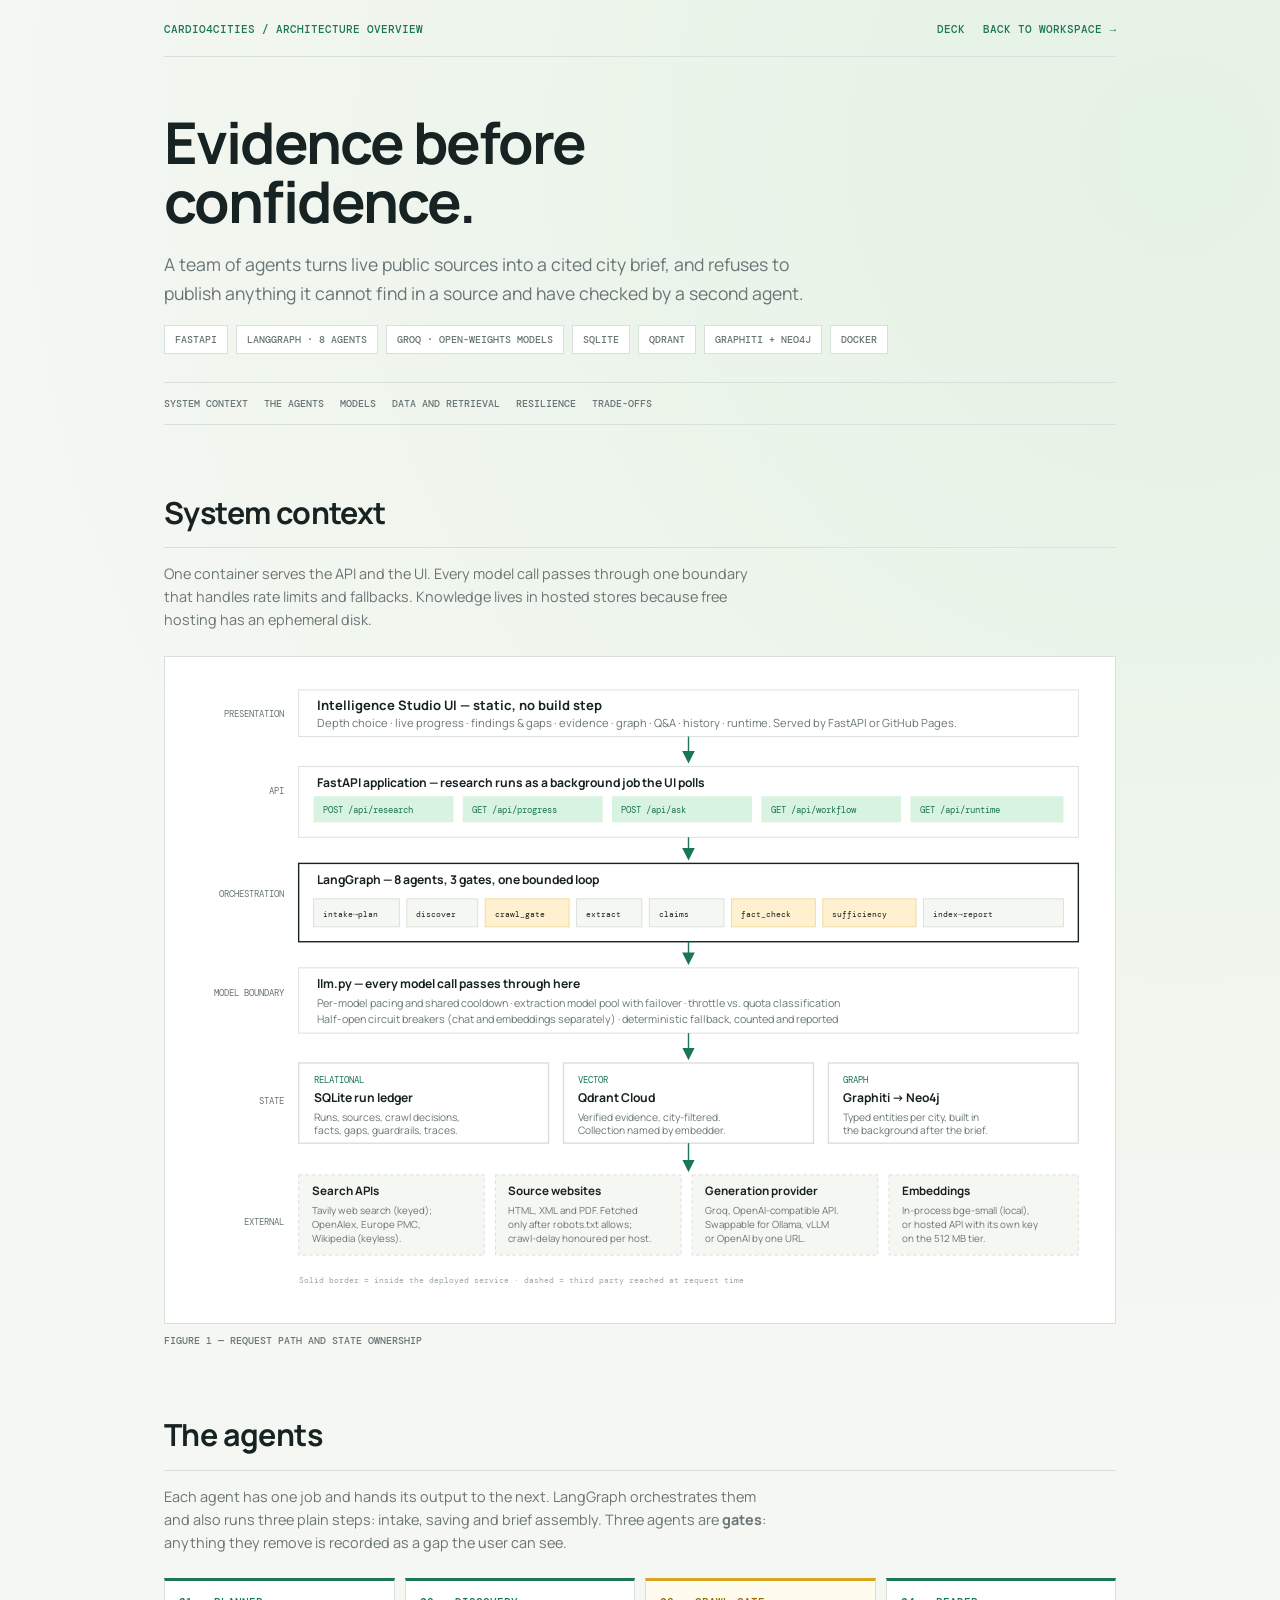
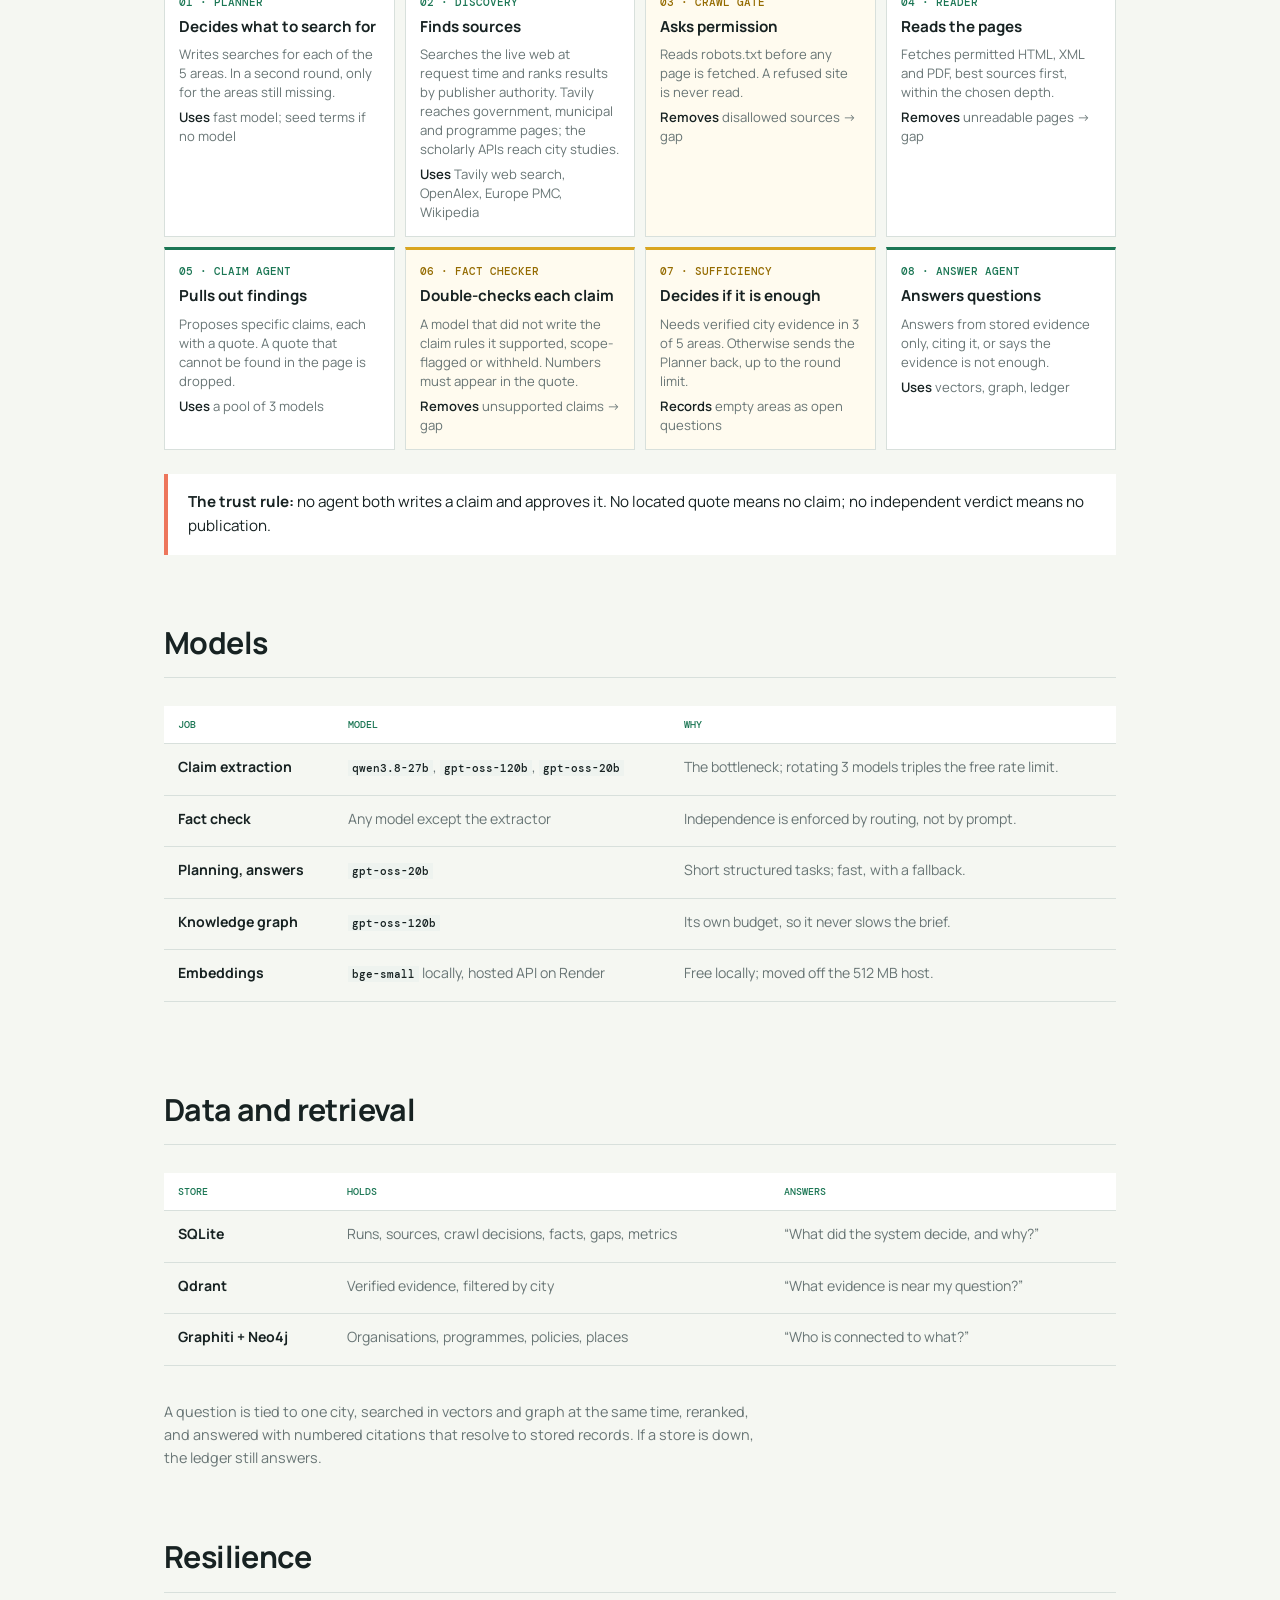
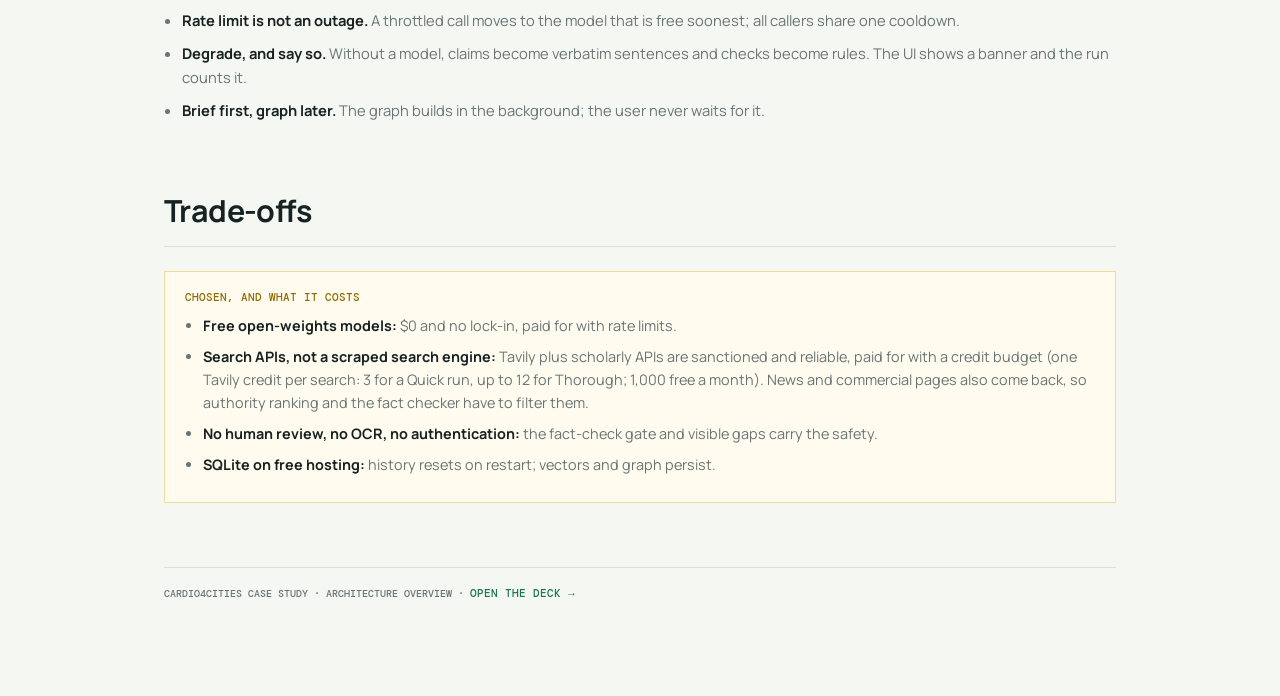
<file: frontend/architecture.html>
<!doctype html>
<html lang="en">
<head>
  <meta charset="utf-8" />
  <meta name="viewport" content="width=device-width, initial-scale=1" />
  <title>CARDIO4Cities Architecture Overview</title>
  <style>
    @import url('https://fonts.googleapis.com/css2?family=DM+Mono:wght@400;500&family=Manrope:wght@400;500;600;700;800&display=swap');

    :root {
      --ink: #172222;
      --muted: #687575;
      --line: #d8e0dc;
      --paper: #f5f7f2;
      --mint: #d8f3df;
      --green: #1b7654;
      --coral: #ed765c;
      --yellow: #f6d778;
    }

    * { box-sizing: border-box; }

    body {
      margin: 0;
      background: radial-gradient(circle at 92% 4%, #e4f2e4 0, transparent 30%), var(--paper);
      color: var(--ink);
      font-family: Manrope, system-ui, sans-serif;
      line-height: 1.6;
    }

    .page { max-width: 1080px; margin: 0 auto; padding: 22px 5vw 96px; }

    .masthead {
      display: flex;
      align-items: center;
      justify-content: space-between;
      gap: 16px;
      border-bottom: 1px solid var(--line);
      padding-bottom: 20px;
    }
    .masthead nav { display: flex; gap: 18px; }

    .eyebrow, .label, .mono { font: 500 11px 'DM Mono', monospace; letter-spacing: 0; text-transform: uppercase; }
    .eyebrow { color: var(--green); }
    .back { color: var(--green); text-decoration: none; font: 500 11px 'DM Mono', monospace; text-transform: uppercase; }
    .back:hover { color: var(--ink); }

    h1 {
      font-size: clamp(2.2rem, 5vw, 3.6rem);
      line-height: 1.02;
      letter-spacing: -2px;
      max-width: 16ch;
      margin: 56px 0 20px;
    }

    h2 {
      font-size: clamp(1.4rem, 2.4vw, 1.9rem);
      letter-spacing: -.6px;
      border-bottom: 1px solid var(--line);
      padding-bottom: 10px;
      margin: 64px 0 8px;
    }

    h3 { font-size: 1rem; margin: 0 0 6px; }

    .lede { color: var(--muted); font-size: 1.1rem; max-width: 60ch; margin: 0 0 18px; }
    .section-note { color: var(--muted); font-size: .9rem; max-width: 68ch; margin: 14px 0 24px; }
    p { margin: 0 0 14px; }

    .runline { display: flex; flex-wrap: wrap; gap: 8px; margin-bottom: 8px; }
    .runline span {
      border: 1px solid var(--line);
      background: #fff;
      padding: 7px 10px;
      font: 500 10px 'DM Mono', monospace;
      text-transform: uppercase;
      color: var(--muted);
    }

    .toc { display: flex; flex-wrap: wrap; gap: 6px 16px; margin: 28px 0 0; padding: 14px 0; border-top: 1px solid var(--line); border-bottom: 1px solid var(--line); }
    .toc a { color: var(--muted); text-decoration: none; font: 500 10px 'DM Mono', monospace; text-transform: uppercase; }
    .toc a:hover { color: var(--green); }

    figure { margin: 0 0 8px; }
    .figure-frame { border: 1px solid var(--line); background: #fff; padding: 18px; overflow-x: auto; }
    .figure-frame svg { display: block; width: 100%; min-width: 640px; height: auto; }
    figcaption { color: var(--muted); font: 500 10px 'DM Mono', monospace; text-transform: uppercase; margin-top: 10px; }

    .grid { display: grid; grid-template-columns: repeat(3, 1fr); gap: 12px; margin: 20px 0; }
    .grid-2 { grid-template-columns: repeat(2, 1fr); }
    .card { border: 1px solid var(--line); border-top: 3px solid var(--green); background: #fff; padding: 16px; }
    .card.warn { border-top-color: var(--coral); }
    .card .label { display: block; color: var(--green); margin-bottom: 10px; }
    .card.warn .label { color: var(--coral); }
    .card p { color: var(--muted); font-size: .88rem; line-height: 1.55; margin: 0; }
    .card p + p { margin-top: 10px; }

    table { width: 100%; border-collapse: collapse; margin: 20px 0; font-size: .88rem; }
    th, td { text-align: left; vertical-align: top; padding: 12px 14px; border-bottom: 1px solid var(--line); }
    th { font: 500 10px 'DM Mono', monospace; text-transform: uppercase; color: var(--green); background: #fff; }
    td strong { display: block; margin-bottom: 4px; color: var(--ink); }
    td { color: var(--muted); }
    td code, p code, li code { font: 500 .8em 'DM Mono', monospace; color: var(--ink); background: #eef3ef; padding: 1px 4px; }
    .table-wrap { overflow-x: auto; }

    .callout { border-left: 4px solid var(--coral); background: #fff; padding: 16px 20px; margin: 24px 0; font-size: .95rem; }
    .callout strong { color: var(--ink); }

    ol.steps { counter-reset: step; list-style: none; padding: 0; margin: 20px 0; }
    ol.steps li {
      counter-increment: step;
      position: relative;
      padding: 14px 0 14px 48px;
      min-height: 56px;
      border-bottom: 1px solid var(--line);
      font-size: .92rem;
      color: var(--muted);
    }
    ol.steps li::before {
      content: counter(step, decimal-leading-zero);
      position: absolute;
      left: 0;
      top: 12px;
      display: grid;
      place-items: center;
      width: 28px;
      height: 28px;
      background: var(--mint);
      color: var(--green);
      font: 500 11px 'DM Mono', monospace;
    }
    ol.steps li strong { color: var(--ink); }

    ul.plain { padding-left: 18px; margin: 16px 0; color: var(--muted); font-size: .92rem; }
    ul.plain li { margin-bottom: 10px; }
    ul.plain strong { color: var(--ink); }

    .stats { display: grid; grid-template-columns: repeat(4, 1fr); gap: 12px; margin: 20px 0; }
    .stat { background: #fff; border: 1px solid var(--line); padding: 14px 16px; }
    .stat b { display: block; font-size: 1.6rem; letter-spacing: -1px; line-height: 1.1; color: var(--ink); }
    .stat span { display: block; color: var(--muted); font-size: .8rem; line-height: 1.4; margin-top: 6px; }

    .honest { border: 1px solid #eedb9b; background: #fffbef; padding: 18px 20px; margin: 24px 0; }
    .honest .label { color: #946b00; display: block; margin-bottom: 10px; }
    .honest ul { padding-left: 18px; margin: 0; color: var(--muted); font-size: .9rem; }
    .honest li { margin-bottom: 8px; }
    .honest strong { color: var(--ink); }

    footer { border-top: 1px solid var(--line); margin-top: 64px; padding-top: 18px; color: var(--muted); font: 500 10px 'DM Mono', monospace; text-transform: uppercase; }

    @media (max-width: 760px) {
      .grid, .grid-2 { grid-template-columns: 1fr; }
      .stats { grid-template-columns: repeat(2, 1fr); }
      .masthead { align-items: flex-start; flex-direction: column; gap: 10px; }
      h1 { margin-top: 36px; }
    }
    .agents { display: grid; grid-template-columns: repeat(4, 1fr); gap: 10px; margin: 20px 0 8px; }
    .agent { border: 1px solid var(--line); border-top: 3px solid var(--green); background: #fff; padding: 14px; }
    .agent.gate { border-top-color: #d9a520; background: #fffbef; }
    .agent .label { display: block; color: var(--green); margin-bottom: 6px; }
    .agent.gate .label { color: #946b00; }
    .agent h3 { font-size: .95rem; margin: 0 0 6px; }
    .agent p { color: var(--muted); font-size: .82rem; line-height: 1.45; margin: 0; }
    .agent p + p { margin-top: 6px; }
    .agent p b { color: var(--ink); font-weight: 600; }
    @media (max-width: 900px) { .agents { grid-template-columns: repeat(2, 1fr); } }
    @media (max-width: 520px) { .agents { grid-template-columns: 1fr; } }
  </style>
</head>
<body>
<main class="page">

  <header class="masthead">
    <span class="eyebrow">CARDIO4Cities / architecture overview</span>
    <nav>
      <a class="back" href="presentation.html">Deck</a>
      <a class="back" href="index.html">Back to workspace &rarr;</a>
    </nav>
  </header>

  <h1>Evidence before confidence.</h1>
  <p class="lede">A team of agents turns live public sources into a cited city brief, and refuses to publish anything it cannot find in a source and have checked by a second agent.</p>
  <div class="runline">
    <span>FastAPI</span><span>LangGraph &middot; 8 agents</span><span>Groq &middot; open-weights models</span><span>SQLite</span><span>Qdrant</span><span>Graphiti + Neo4j</span><span>Docker</span>
  </div>

  <nav class="toc" aria-label="Sections">
    <a href="#context">System context</a>
    <a href="#agents">The agents</a>
    <a href="#models">Models</a>
    <a href="#data">Data and retrieval</a>
    <a href="#resilience">Resilience</a>
    <a href="#tradeoffs">Trade-offs</a>
  </nav>

  <h2 id="context">System context</h2>
  <p class="section-note">One container serves the API and the UI. Every model call passes through one boundary that handles rate limits and fallbacks. Knowledge lives in hosted stores because free hosting has an ephemeral disk.</p>

  <figure>
    <div class="figure-frame">
      <svg viewBox="0 0 980 676" role="img" aria-label="Layered system diagram: browser UI, FastAPI endpoints, LangGraph orchestration, model boundary, three datastores, and external services.">
        <defs>
          <marker id="arw" markerWidth="9" markerHeight="9" refX="7" refY="4.5" orient="auto">
            <path d="M0 0 L9 4.5 L0 9 z" fill="#1b7654" />
          </marker>
        </defs>
        <g font-family="'DM Mono', monospace" font-size="10" fill="#687575" text-anchor="end">
          <text x="108" y="45">PRESENTATION</text>
          <text x="108" y="128">API</text>
          <text x="108" y="238">ORCHESTRATION</text>
          <text x="108" y="344">MODEL BOUNDARY</text>
          <text x="108" y="460">STATE</text>
          <text x="108" y="590">EXTERNAL</text>
        </g>

        <!-- Presentation -->
        <rect x="124" y="16" width="836" height="50" fill="#ffffff" stroke="#d8e0dc" />
        <text x="144" y="38" font-family="Manrope, sans-serif" font-size="14" font-weight="700" fill="#172222">Intelligence Studio UI &mdash; static, no build step</text>
        <text x="144" y="56" font-family="Manrope, sans-serif" font-size="12" fill="#687575">Depth choice &middot; live progress &middot; findings &amp; gaps &middot; evidence &middot; graph &middot; Q&amp;A &middot; history &middot; runtime. Served by FastAPI or GitHub Pages.</text>

        <line x1="542" y1="66" x2="542" y2="92" stroke="#1b7654" stroke-width="1.5" marker-end="url(#arw)" />

        <!-- API -->
        <rect x="124" y="98" width="836" height="76" fill="#ffffff" stroke="#d8e0dc" />
        <text x="144" y="120" font-family="Manrope, sans-serif" font-size="13" font-weight="700" fill="#172222">FastAPI application &mdash; research runs as a background job the UI polls</text>
        <g font-family="'DM Mono', monospace" font-size="9.5" fill="#1b7654">
          <rect x="140" y="130" width="150" height="28" fill="#d8f3df" />
          <text x="150" y="148">POST /api/research</text>
          <rect x="300" y="130" width="150" height="28" fill="#d8f3df" />
          <text x="310" y="148">GET /api/progress</text>
          <rect x="460" y="130" width="150" height="28" fill="#d8f3df" />
          <text x="470" y="148">POST /api/ask</text>
          <rect x="620" y="130" width="150" height="28" fill="#d8f3df" />
          <text x="630" y="148">GET /api/workflow</text>
          <rect x="780" y="130" width="164" height="28" fill="#d8f3df" />
          <text x="790" y="148">GET /api/runtime</text>
        </g>

        <line x1="542" y1="174" x2="542" y2="196" stroke="#1b7654" stroke-width="1.5" marker-end="url(#arw)" />

        <!-- Orchestration -->
        <rect x="124" y="202" width="836" height="84" fill="#ffffff" stroke="#172222" stroke-width="1.5" />
        <text x="144" y="224" font-family="Manrope, sans-serif" font-size="13" font-weight="700" fill="#172222">LangGraph &mdash; 8 agents, 3 gates, one bounded loop</text>
        <g font-family="'DM Mono', monospace" font-size="9" fill="#172222">
          <rect x="140" y="240" width="92" height="30" fill="#f5f7f2" stroke="#d8e0dc" />
          <text x="150" y="259">intake&rarr;plan</text>
          <rect x="240" y="240" width="76" height="30" fill="#f5f7f2" stroke="#d8e0dc" />
          <text x="250" y="259">discover</text>
          <rect x="324" y="240" width="90" height="30" fill="#fff0d0" stroke="#eedb9b" />
          <text x="334" y="259">crawl_gate</text>
          <rect x="422" y="240" width="70" height="30" fill="#f5f7f2" stroke="#d8e0dc" />
          <text x="432" y="259">extract</text>
          <rect x="500" y="240" width="80" height="30" fill="#f5f7f2" stroke="#d8e0dc" />
          <text x="510" y="259">claims</text>
          <rect x="588" y="240" width="90" height="30" fill="#fff0d0" stroke="#eedb9b" />
          <text x="598" y="259">fact_check</text>
          <rect x="686" y="240" width="100" height="30" fill="#fff0d0" stroke="#eedb9b" />
          <text x="696" y="259">sufficiency</text>
          <rect x="794" y="240" width="150" height="30" fill="#f5f7f2" stroke="#d8e0dc" />
          <text x="804" y="259">index&rarr;report</text>
        </g>

        <line x1="542" y1="286" x2="542" y2="308" stroke="#1b7654" stroke-width="1.5" marker-end="url(#arw)" />

        <!-- Model boundary -->
        <rect x="124" y="314" width="836" height="70" fill="#ffffff" stroke="#d8e0dc" />
        <text x="144" y="336" font-family="Manrope, sans-serif" font-size="13" font-weight="700" fill="#172222">llm.py &mdash; every model call passes through here</text>
        <text x="144" y="356" font-family="Manrope, sans-serif" font-size="11.5" fill="#687575">Per-model pacing and shared cooldown &middot; extraction model pool with failover &middot; throttle vs. quota classification</text>
        <text x="144" y="373" font-family="Manrope, sans-serif" font-size="11.5" fill="#687575">Half-open circuit breakers (chat and embeddings separately) &middot; deterministic fallback, counted and reported</text>

        <line x1="542" y1="384" x2="542" y2="410" stroke="#1b7654" stroke-width="1.5" marker-end="url(#arw)" />

        <!-- State -->
        <g>
          <rect x="124" y="416" width="268" height="86" fill="#ffffff" stroke="#d8e0dc" stroke-width="1.5" />
          <text x="140" y="438" font-family="'DM Mono', monospace" font-size="9.5" fill="#1b7654">RELATIONAL</text>
          <text x="140" y="458" font-family="Manrope, sans-serif" font-size="13" font-weight="700" fill="#172222">SQLite run ledger</text>
          <text x="140" y="478" font-family="Manrope, sans-serif" font-size="11" fill="#687575">Runs, sources, crawl decisions,</text>
          <text x="140" y="492" font-family="Manrope, sans-serif" font-size="11" fill="#687575">facts, gaps, guardrails, traces.</text>

          <rect x="408" y="416" width="268" height="86" fill="#ffffff" stroke="#d8e0dc" stroke-width="1.5" />
          <text x="424" y="438" font-family="'DM Mono', monospace" font-size="9.5" fill="#1b7654">VECTOR</text>
          <text x="424" y="458" font-family="Manrope, sans-serif" font-size="13" font-weight="700" fill="#172222">Qdrant Cloud</text>
          <text x="424" y="478" font-family="Manrope, sans-serif" font-size="11" fill="#687575">Verified evidence, city-filtered.</text>
          <text x="424" y="492" font-family="Manrope, sans-serif" font-size="11" fill="#687575">Collection named by embedder.</text>

          <rect x="692" y="416" width="268" height="86" fill="#ffffff" stroke="#d8e0dc" stroke-width="1.5" />
          <text x="708" y="438" font-family="'DM Mono', monospace" font-size="9.5" fill="#1b7654">GRAPH</text>
          <text x="708" y="458" font-family="Manrope, sans-serif" font-size="13" font-weight="700" fill="#172222">Graphiti &rarr; Neo4j</text>
          <text x="708" y="478" font-family="Manrope, sans-serif" font-size="11" fill="#687575">Typed entities per city, built in</text>
          <text x="708" y="492" font-family="Manrope, sans-serif" font-size="11" fill="#687575">the background after the brief.</text>
        </g>

        <line x1="542" y1="502" x2="542" y2="530" stroke="#1b7654" stroke-width="1.5" marker-end="url(#arw)" />

        <!-- External -->
        <g>
          <rect x="124" y="536" width="199" height="86" fill="#f5f7f2" stroke="#d8e0dc" stroke-dasharray="4 3" />
          <text x="138" y="558" font-family="Manrope, sans-serif" font-size="12.5" font-weight="700" fill="#172222">Search APIs</text>
          <text x="138" y="578" font-family="Manrope, sans-serif" font-size="10.5" fill="#687575">Tavily web search (keyed);</text>
          <text x="138" y="593" font-family="Manrope, sans-serif" font-size="10.5" fill="#687575">OpenAlex, Europe PMC,</text>
          <text x="138" y="608" font-family="Manrope, sans-serif" font-size="10.5" fill="#687575">Wikipedia (keyless).</text>

          <rect x="335" y="536" width="199" height="86" fill="#f5f7f2" stroke="#d8e0dc" stroke-dasharray="4 3" />
          <text x="349" y="558" font-family="Manrope, sans-serif" font-size="12.5" font-weight="700" fill="#172222">Source websites</text>
          <text x="349" y="578" font-family="Manrope, sans-serif" font-size="10.5" fill="#687575">HTML, XML and PDF. Fetched</text>
          <text x="349" y="593" font-family="Manrope, sans-serif" font-size="10.5" fill="#687575">only after robots.txt allows;</text>
          <text x="349" y="608" font-family="Manrope, sans-serif" font-size="10.5" fill="#687575">crawl-delay honoured per host.</text>

          <rect x="546" y="536" width="199" height="86" fill="#f5f7f2" stroke="#d8e0dc" stroke-dasharray="4 3" />
          <text x="560" y="558" font-family="Manrope, sans-serif" font-size="12.5" font-weight="700" fill="#172222">Generation provider</text>
          <text x="560" y="578" font-family="Manrope, sans-serif" font-size="10.5" fill="#687575">Groq, OpenAI-compatible API.</text>
          <text x="560" y="593" font-family="Manrope, sans-serif" font-size="10.5" fill="#687575">Swappable for Ollama, vLLM</text>
          <text x="560" y="608" font-family="Manrope, sans-serif" font-size="10.5" fill="#687575">or OpenAI by one URL.</text>

          <rect x="757" y="536" width="203" height="86" fill="#f5f7f2" stroke="#d8e0dc" stroke-dasharray="4 3" />
          <text x="771" y="558" font-family="Manrope, sans-serif" font-size="12.5" font-weight="700" fill="#172222">Embeddings</text>
          <text x="771" y="578" font-family="Manrope, sans-serif" font-size="10.5" fill="#687575">In-process bge-small (local),</text>
          <text x="771" y="593" font-family="Manrope, sans-serif" font-size="10.5" fill="#687575">or hosted API with its own key</text>
          <text x="771" y="608" font-family="Manrope, sans-serif" font-size="10.5" fill="#687575">on the 512 MB tier.</text>
        </g>

        <text x="124" y="652" font-family="'DM Mono', monospace" font-size="9" fill="#9aa6a1">Solid border = inside the deployed service &middot; dashed = third party reached at request time</text>
      </svg>
    </div>
    <figcaption>Figure 1 &mdash; Request path and state ownership</figcaption>
  </figure>

  <h2 id="agents">The agents</h2>
  <p class="section-note">Each agent has one job and hands its output to the next. LangGraph orchestrates them and also runs three plain steps: intake, saving and brief assembly. Three agents are <strong>gates</strong>: anything they remove is recorded as a gap the user can see.</p>

  <div class="agents">
    <div class="agent">
      <span class="label">01 &middot; Planner</span>
      <h3>Decides what to search for</h3>
      <p>Writes searches for each of the 5 areas. In a second round, only for the areas still missing.</p>
      <p><b>Uses</b> fast model; seed terms if no model</p>
    </div>
    <div class="agent">
      <span class="label">02 &middot; Discovery</span>
      <h3>Finds sources</h3>
      <p>Searches the live web at request time and ranks results by publisher authority. Tavily reaches government, municipal and programme pages; the scholarly APIs reach city studies.</p>
      <p><b>Uses</b> Tavily web search, OpenAlex, Europe PMC, Wikipedia</p>
    </div>
    <div class="agent gate">
      <span class="label">03 &middot; Crawl gate</span>
      <h3>Asks permission</h3>
      <p>Reads robots.txt before any page is fetched. A refused site is never read.</p>
      <p><b>Removes</b> disallowed sources &rarr; gap</p>
    </div>
    <div class="agent">
      <span class="label">04 &middot; Reader</span>
      <h3>Reads the pages</h3>
      <p>Fetches permitted HTML, XML and PDF, best sources first, within the chosen depth.</p>
      <p><b>Removes</b> unreadable pages &rarr; gap</p>
    </div>
    <div class="agent">
      <span class="label">05 &middot; Claim agent</span>
      <h3>Pulls out findings</h3>
      <p>Proposes specific claims, each with a quote. A quote that cannot be found in the page is dropped.</p>
      <p><b>Uses</b> a pool of 3 models</p>
    </div>
    <div class="agent gate">
      <span class="label">06 &middot; Fact checker</span>
      <h3>Double-checks each claim</h3>
      <p>A model that did not write the claim rules it supported, scope-flagged or withheld. Numbers must appear in the quote.</p>
      <p><b>Removes</b> unsupported claims &rarr; gap</p>
    </div>
    <div class="agent gate">
      <span class="label">07 &middot; Sufficiency</span>
      <h3>Decides if it is enough</h3>
      <p>Needs verified city evidence in 3 of 5 areas. Otherwise sends the Planner back, up to the round limit.</p>
      <p><b>Records</b> empty areas as open questions</p>
    </div>
    <div class="agent">
      <span class="label">08 &middot; Answer agent</span>
      <h3>Answers questions</h3>
      <p>Answers from stored evidence only, citing it, or says the evidence is not enough.</p>
      <p><b>Uses</b> vectors, graph, ledger</p>
    </div>
  </div>

  <div class="callout">
    <strong>The trust rule:</strong> no agent both writes a claim and approves it. No located quote means no claim; no independent verdict means no publication.
  </div>

  <h2 id="models">Models</h2>
  <div class="table-wrap">
    <table>
      <thead><tr><th>Job</th><th>Model</th><th>Why</th></tr></thead>
      <tbody>
        <tr><td><strong>Claim extraction</strong></td><td><code>qwen3.8-27b</code>, <code>gpt-oss-120b</code>, <code>gpt-oss-20b</code></td><td>The bottleneck; rotating 3 models triples the free rate limit.</td></tr>
        <tr><td><strong>Fact check</strong></td><td>Any model except the extractor</td><td>Independence is enforced by routing, not by prompt.</td></tr>
        <tr><td><strong>Planning, answers</strong></td><td><code>gpt-oss-20b</code></td><td>Short structured tasks; fast, with a fallback.</td></tr>
        <tr><td><strong>Knowledge graph</strong></td><td><code>gpt-oss-120b</code></td><td>Its own budget, so it never slows the brief.</td></tr>
        <tr><td><strong>Embeddings</strong></td><td><code>bge-small</code> locally, hosted API on Render</td><td>Free locally; moved off the 512 MB host.</td></tr>
      </tbody>
    </table>
  </div>

  <h2 id="data">Data and retrieval</h2>
  <div class="table-wrap">
    <table>
      <thead><tr><th>Store</th><th>Holds</th><th>Answers</th></tr></thead>
      <tbody>
        <tr><td><strong>SQLite</strong></td><td>Runs, sources, crawl decisions, facts, gaps, metrics</td><td>&ldquo;What did the system decide, and why?&rdquo;</td></tr>
        <tr><td><strong>Qdrant</strong></td><td>Verified evidence, filtered by city</td><td>&ldquo;What evidence is near my question?&rdquo;</td></tr>
        <tr><td><strong>Graphiti + Neo4j</strong></td><td>Organisations, programmes, policies, places</td><td>&ldquo;Who is connected to what?&rdquo;</td></tr>
      </tbody>
    </table>
  </div>
  <p class="section-note">A question is tied to one city, searched in vectors and graph at the same time, reranked, and answered with numbered citations that resolve to stored records. If a store is down, the ledger still answers.</p>

  <h2 id="resilience">Resilience</h2>
  <ul class="plain">
    <li><strong>Rate limit is not an outage.</strong> A throttled call moves to the model that is free soonest; all callers share one cooldown.</li>
    <li><strong>Degrade, and say so.</strong> Without a model, claims become verbatim sentences and checks become rules. The UI shows a banner and the run counts it.</li>
    <li><strong>Brief first, graph later.</strong> The graph builds in the background; the user never waits for it.</li>
  </ul>

  <h2 id="tradeoffs">Trade-offs</h2>
  <div class="honest">
    <span class="label">Chosen, and what it costs</span>
    <ul>
      <li><strong>Free open-weights models:</strong> $0 and no lock-in, paid for with rate limits.</li>
      <li><strong>Search APIs, not a scraped search engine:</strong> Tavily plus scholarly APIs are sanctioned and reliable, paid for with a credit budget (one Tavily credit per search: 3 for a Quick run, up to 12 for Thorough; 1,000 free a month). News and commercial pages also come back, so authority ranking and the fact checker have to filter them.</li>
      <li><strong>No human review, no OCR, no authentication:</strong> the fact-check gate and visible gaps carry the safety.</li>
      <li><strong>SQLite on free hosting:</strong> history resets on restart; vectors and graph persist.</li>
    </ul>
  </div>

  <footer>CARDIO4Cities case study &middot; architecture overview &middot; <a class="back" href="presentation.html">Open the deck &rarr;</a></footer>

</main>
</body>
</html>
</file>
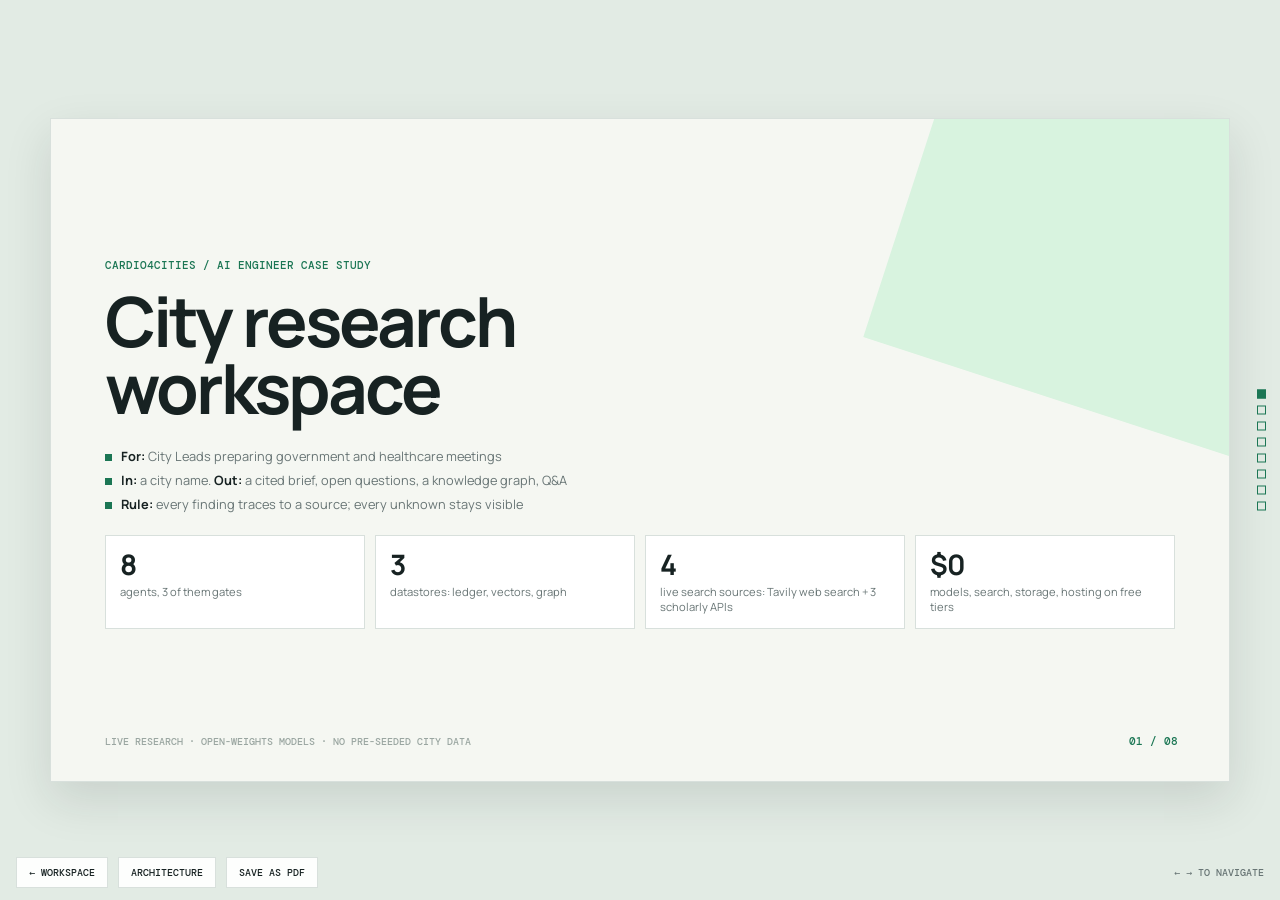
<file: frontend/presentation.html>
<!doctype html>
<html lang="en">
<head>
  <meta charset="utf-8" />
  <meta name="viewport" content="width=device-width, initial-scale=1" />
  <title>CARDIO4Cities Demonstration Deck</title>
  <style>
    @import url('https://fonts.googleapis.com/css2?family=DM+Mono:wght@400;500&family=Manrope:wght@400;500;600;700;800&display=swap');

    :root {
      --ink: #172222;
      --muted: #687575;
      --line: #d8e0dc;
      --paper: #f5f7f2;
      --mint: #d8f3df;
      --green: #1b7654;
      --coral: #ed765c;
      --yellow: #f6d778;
    }

    * { box-sizing: border-box; }

    html { scroll-behavior: smooth; }

    body {
      margin: 0;
      background: #e2ebe4;
      color: var(--ink);
      font-family: Manrope, system-ui, sans-serif;
      -webkit-font-smoothing: antialiased;
    }

    .deck {
      height: 100vh;
      overflow-y: auto;
      scroll-snap-type: y mandatory;
    }

    .slide {
      scroll-snap-align: center;
      scroll-snap-stop: always;
      min-height: 100vh;
      display: flex;
      align-items: center;
      justify-content: center;
      padding: 3vh 3vw;
    }

    .canvas {
      position: relative;
      width: min(1180px, 100%);
      /* No explicit min-height: an aspect-ratio box then grows to fit dense content instead of clipping it. */
      aspect-ratio: 16 / 9;
      background: var(--paper);
      border: 1px solid var(--line);
      box-shadow: 0 18px 44px rgba(23, 34, 34, .12);
      padding: clamp(28px, 4vw, 56px) clamp(28px, 4.2vw, 62px) clamp(48px, 5vw, 70px);
      display: flex;
      flex-direction: column;
      justify-content: center;
      overflow: clip;
      min-height: fit-content;
    }

    .canvas::after {
      content: '';
      position: absolute;
      right: -8%;
      top: -24%;
      width: 34%;
      height: 68%;
      background: var(--mint);
      transform: rotate(18deg);
      z-index: 0;
    }

    .content { position: relative; z-index: 1; width: 100%; }

    .eyebrow {
      display: block;
      font: 500 11px 'DM Mono', monospace;
      text-transform: uppercase;
      color: var(--green);
      margin-bottom: clamp(12px, 1.8vh, 22px);
    }

    h1 {
      font-size: clamp(2.4rem, 5.4vw, 5rem);
      line-height: .96;
      letter-spacing: -3px;
      max-width: 15ch;
      margin: 0 0 24px;
    }

    h2 {
      font-size: clamp(1.6rem, 3vw, 2.8rem);
      line-height: 1.02;
      letter-spacing: -1.4px;
      max-width: 24ch;
      margin: 0 0 16px;
    }

    p {
      font-size: clamp(.92rem, 1.1vw, 1.15rem);
      line-height: 1.5;
      color: var(--muted);
      max-width: 66ch;
      margin: 0 0 12px;
    }

    p strong { color: var(--ink); font-weight: 700; }
    code { font: 500 .86em 'DM Mono', monospace; color: var(--ink); background: #e9f0eb; padding: 0 4px; }

    .slide-no {
      position: absolute;
      right: clamp(24px, 4vw, 58px);
      bottom: clamp(18px, 2.6vw, 34px);
      z-index: 2;
      font: 500 11px 'DM Mono', monospace;
      color: var(--green);
    }

    .footnote {
      position: absolute;
      left: clamp(28px, 4.2vw, 62px);
      bottom: clamp(18px, 2.6vw, 34px);
      z-index: 2;
      font: 500 10px 'DM Mono', monospace;
      text-transform: uppercase;
      color: #9aa6a1;
    }

    .grid { display: grid; gap: 10px; margin-top: clamp(12px, 2vh, 24px); }
    .g2 { grid-template-columns: repeat(2, 1fr); }
    .g3 { grid-template-columns: repeat(3, 1fr); }
    .g4 { grid-template-columns: repeat(4, 1fr); }
    .g5 { grid-template-columns: repeat(5, 1fr); }

    .card {
      background: #fff;
      border: 1px solid var(--line);
      border-top: 3px solid var(--green);
      padding: clamp(10px, 1.2vw, 16px);
    }
    .card b {
      display: block;
      font: 500 10px 'DM Mono', monospace;
      text-transform: uppercase;
      color: var(--green);
      margin-bottom: 8px;
    }
    .card strong { display: block; font-size: clamp(.86rem, 1vw, 1.02rem); line-height: 1.25; margin-bottom: 5px; }
    .card span { display: block; color: var(--muted); font-size: clamp(.72rem, .82vw, .86rem); line-height: 1.45; }
    .card em { font-style: normal; color: var(--green); font-weight: 700; }

    .card.warn { border-top-color: var(--coral); }
    .card.warn b { color: var(--coral); }

    .quote {
      border-left: 5px solid var(--coral);
      background: #fff;
      padding: clamp(12px, 1.4vw, 20px) clamp(16px, 1.8vw, 24px);
      max-width: 62ch;
      font-size: clamp(.98rem, 1.3vw, 1.3rem);
      line-height: 1.35;
      font-weight: 600;
      margin: clamp(12px, 1.8vh, 22px) 0 0;
    }

    .flow { display: flex; align-items: center; flex-wrap: wrap; gap: 6px; margin-top: clamp(12px, 2vh, 24px); }
    .flow span {
      background: var(--mint);
      color: var(--ink);
      padding: 9px 12px;
      font-weight: 700;
      font-size: clamp(.74rem, .88vw, .95rem);
    }
    /* A border keeps pills visible where they sit over the mint corner shape. */
    .flow span { border: 1px solid #b9dfc4; }
    .flow span.gate { background: #fff8e4; border: 1px solid #eedb9b; }
    .flow i { color: var(--coral); font-style: normal; font-weight: 700; }

    .loop {
      margin-top: 8px;
      font: 500 11px 'DM Mono', monospace;
      color: var(--green);
      text-transform: uppercase;
    }

    figure { margin: clamp(10px, 1.6vh, 20px) 0 0; }
    figure svg { display: block; width: 100%; height: auto; }

    ul.beats { list-style: none; padding: 0; margin: clamp(12px, 2vh, 24px) 0 0; }
    ul.beats li {
      display: grid;
      grid-template-columns: 26px 1fr;
      gap: 14px;
      align-items: baseline;
      padding: 9px 0;
      border-bottom: 1px solid var(--line);
      font-size: clamp(.84rem, .98vw, 1.02rem);
      color: var(--muted);
      max-width: 82ch;
    }
    ul.beats li b { font: 500 10px 'DM Mono', monospace; color: var(--green); }
    ul.beats li strong { color: var(--ink); }

    table.dt { width: 100%; border-collapse: collapse; margin-top: clamp(10px, 1.6vh, 20px); background: #fff; border: 1px solid var(--line); }
    table.dt th, table.dt td { text-align: left; vertical-align: top; padding: clamp(6px, .7vw, 10px) clamp(8px, .9vw, 12px); border-bottom: 1px solid var(--line); }
    table.dt th { font: 500 10px 'DM Mono', monospace; text-transform: uppercase; color: var(--green); }
    table.dt td { font-size: clamp(.7rem, .8vw, .86rem); line-height: 1.4; color: var(--muted); }
    table.dt td:first-child { color: var(--ink); font-weight: 700; white-space: nowrap; }
    table.dt td.pick { color: var(--ink); }

    .stats { display: grid; grid-template-columns: repeat(4, 1fr); gap: 10px; margin-top: clamp(12px, 2vh, 22px); }
    .stat { background: #fff; border: 1px solid var(--line); padding: clamp(10px, 1.1vw, 14px); }
    .stat b { display: block; font-size: clamp(1.3rem, 2.2vw, 2rem); letter-spacing: -1px; line-height: 1; }
    .stat span { display: block; color: var(--muted); font-size: clamp(.7rem, .8vw, .84rem); line-height: 1.35; margin-top: 6px; }


    /* Section title is the only heading on content slides. */
    h2 {
      font-size: clamp(1.3rem, 2.3vw, 2.1rem);
      line-height: 1.1;
      letter-spacing: -.8px;
      margin: 0 0 clamp(8px, 1.4vh, 16px);
      padding-bottom: 8px;
      border-bottom: 3px solid var(--green);
      display: inline-block;
      max-width: none;
    }
    .content > h2 + * { margin-top: 0; }
    p.small { font-size: clamp(.72rem, .82vw, .88rem); margin: 6px 0 4px; }

    .label { display: block; font: 500 10px 'DM Mono', monospace; text-transform: uppercase; color: var(--green); margin: 12px 0 4px; }
    .label.warn { color: var(--coral); }
    .split > div > .label:first-child { margin-top: 0; }

    ul.pts { list-style: none; padding: 0; margin: 4px 0 0; }
    ul.pts li { position: relative; padding: 3px 0 3px 16px; font-size: clamp(.8rem, .95vw, 1rem); line-height: 1.4; color: var(--muted); }
    ul.pts li::before { content: ''; position: absolute; left: 0; top: .72em; width: 7px; height: 7px; background: var(--green); }
    ul.pts li strong { color: var(--ink); }

    .split { display: grid; grid-template-columns: 1fr 1.15fr; gap: clamp(16px, 2.4vw, 32px); margin-top: 10px; align-items: start; }
    .split .dt { margin-top: 6px; }

    .bars { display: grid; gap: 5px; margin-top: 4px; }
    .bar { display: grid; grid-template-columns: 112px 1fr 64px; align-items: center; gap: 8px; font-size: clamp(.7rem, .8vw, .84rem); }
    .bar span { color: var(--muted); }
    .bar i { display: block; height: 14px; background: #e7ede9; position: relative; }
    .bar i::after { content: ''; position: absolute; inset: 0 auto 0 0; width: var(--w); min-width: 2px; background: var(--green); }
    .bar.coral i::after { background: var(--coral); }
    .bar em { font-style: normal; font-weight: 700; color: var(--ink); }

    .stack { display: flex; height: 26px; margin-top: 6px; background: #e7ede9; }
    .stack i { display: block; width: var(--w); background: var(--green); }
    .stack i.b, .legend i.b { background: #5fae8b; }
    .stack i.c, .legend i.c { background: var(--yellow); }
    .stack i.d, .legend i.d { background: var(--coral); }
    .legend { display: flex; flex-wrap: wrap; gap: 4px 14px; margin-top: 8px; font-size: clamp(.68rem, .78vw, .82rem); color: var(--muted); }
    .legend i { display: inline-block; width: 10px; height: 10px; margin-right: 5px; background: var(--green); vertical-align: -1px; }

    .tag { font: 500 9px 'DM Mono', monospace; text-transform: uppercase; background: #fff8e4; border: 1px solid #eedb9b; color: #8a6d12; padding: 1px 4px; margin-right: 4px; }

    .journey { display: grid; grid-template-columns: repeat(7, 1fr); gap: 6px; margin-top: 4px; }
    .journey div { background: #fff; border: 1px solid var(--line); border-top: 3px solid var(--green); padding: 8px; position: relative; }
    .journey b { font: 500 10px 'DM Mono', monospace; color: var(--green); }
    .journey strong { display: block; font-size: clamp(.78rem, .9vw, .95rem); margin: 2px 0; }
    .journey span { display: block; font-size: clamp(.66rem, .74vw, .8rem); color: var(--muted); line-height: 1.35; }

    /* fixed chrome */
    .chrome {
      position: fixed;
      left: 0;
      right: 0;
      bottom: 0;
      z-index: 20;
      display: flex;
      align-items: center;
      gap: 10px;
      padding: 12px 16px;
      pointer-events: none;
    }
    .chrome > * { pointer-events: auto; }
    .chrome a, .chrome button {
      border: 1px solid var(--line);
      background: rgba(255, 255, 255, .92);
      color: var(--ink);
      padding: 8px 12px;
      font: 500 10px 'DM Mono', monospace;
      text-transform: uppercase;
      text-decoration: none;
      cursor: pointer;
    }
    .chrome a:hover, .chrome button:hover { background: var(--ink); color: #fff; }
    .chrome .hint { margin-left: auto; color: var(--muted); font: 500 10px 'DM Mono', monospace; text-transform: uppercase; }

    .rail {
      position: fixed;
      right: 14px;
      top: 50%;
      transform: translateY(-50%);
      z-index: 20;
      display: flex;
      flex-direction: column;
      gap: 7px;
    }
    .rail a {
      display: block;
      width: 9px;
      height: 9px;
      border: 1px solid var(--green);
      background: transparent;
    }
    .rail a.active { background: var(--green); }

    @media (max-width: 820px) {
      .canvas { aspect-ratio: auto; padding: 30px 20px 30px; }
      .slide { min-height: auto; padding: 12px; }
      .deck { height: auto; overflow: visible; scroll-snap-type: none; }
      .g2, .g3, .g4, .g5, .stats, .split { grid-template-columns: 1fr; }
      .journey { grid-template-columns: repeat(2, 1fr); }
      .canvas::after { right: -34%; width: 74%; }
      .rail { display: none; }
      .slide-no, .footnote { position: static; display: block; margin-top: 18px; }
      .table-wrap { overflow-x: auto; }
      table.dt { display: block; overflow-x: auto; }
      table.dt td:first-child { white-space: normal; }
    }

    @media print {
      body { background: #fff; }
      .deck { height: auto; overflow: visible; }
      .chrome, .rail { display: none; }
      .slide { min-height: 0; padding: 0; page-break-after: always; }
      .canvas { box-shadow: none; border: 0; width: 100%; aspect-ratio: 16 / 9; }
    }
  </style>
</head>
<body>

<main class="deck" id="deck">

  <!-- 01 · Title -->
  <section class="slide" id="s1">
    <div class="canvas"><div class="content">
      <span class="eyebrow">CARDIO4Cities / AI engineer case study</span>
      <h1>City research workspace</h1>
      <ul class="pts">
        <li><strong>For:</strong> City Leads preparing government and healthcare meetings</li>
        <li><strong>In:</strong> a city name. <strong>Out:</strong> a cited brief, open questions, a knowledge graph, Q&amp;A</li>
        <li><strong>Rule:</strong> every finding traces to a source; every unknown stays visible</li>
      </ul>
      <div class="stats">
        <div class="stat"><b>8</b><span>agents, 3 of them gates</span></div>
        <div class="stat"><b>3</b><span>datastores: ledger, vectors, graph</span></div>
        <div class="stat"><b>4</b><span>live search sources: Tavily web search + 3 scholarly APIs</span></div>
        <div class="stat"><b>$0</b><span>models, search, storage, hosting on free tiers</span></div>
      </div>
    </div>
    <span class="footnote">Live research · open-weights models · no pre-seeded city data</span>
    <span class="slide-no">01 / 08</span></div>
  </section>

  <!-- 02 · Problem -->
  <section class="slide" id="s2">
    <div class="canvas"><div class="content">
      <h2>The problem</h2>
      <div class="split">
        <div>
          <b class="label">Today</b>
          <ul class="pts">
            <li>Days of reading portals, papers and policy</li>
            <li>Ends as one person&rsquo;s unverifiable document</li>
          </ul>
          <b class="label warn">The real risk: confidently wrong</b>
          <ul class="pts">
            <li>A <strong>national</strong> figure quoted as a <strong>city</strong> one</li>
            <li>A statistic nobody can source</li>
          </ul>
        </div>
        <div>
          <b class="label">&ldquo;Understanding a city&rdquo; = 5 areas</b>
          <table class="dt">
            <tr><th>Area</th><th>Question</th></tr>
            <tr><td>Burden</td><td>How common are CVD, hypertension, diabetes?</td></tr>
            <tr><td>Programmes</td><td>What screening already runs?</td></tr>
            <tr><td>Policy</td><td>Which NCD plans are in force?</td></tr>
            <tr><td>Access</td><td>Facilities, workforce, pathways to care?</td></tr>
            <tr><td>Actors</td><td>Which institutions matter?</td></tr>
          </table>
        </div>
      </div>
    </div>
    <span class="slide-no">02 / 08</span></div>
  </section>

  <!-- 03 · Solution and architecture -->
  <section class="slide" id="s3">
    <div class="canvas"><div class="content">
      <h2>AI solution: a team of agents</h2>
      <div class="flow">
        <span>Planner</span><i>&rarr;</i><span>Discovery</span><i>&rarr;</i><span class="gate">Crawl gate</span><i>&rarr;</i><span>Reader</span><i>&rarr;</i>
        <span>Claim agent</span><i>&rarr;</i><span class="gate">Fact checker</span><i>&rarr;</i><span class="gate">Sufficiency</span><i>&rarr;</i><span>Brief</span>
      </div>
      <div class="loop">&#8634; Sufficiency sends the Planner back for missing areas &middot; bounded by depth</div>
      <table class="dt">
        <tr><th>Agent</th><th>Job</th><th>Hands on</th></tr>
        <tr><td>Planner</td><td>Turns the city into searches per area</td><td>Search queries</td></tr>
        <tr><td>Discovery</td><td>Tavily web search for government and programme pages; OpenAlex, Europe PMC, Wikipedia for studies. Ranks by authority</td><td>Candidate sources</td></tr>
        <tr><td><span class="tag">gate</span> Crawl gate</td><td>Reads robots.txt before any fetch</td><td>Permitted sources</td></tr>
        <tr><td>Reader</td><td>Fetches HTML, XML, PDF</td><td>Clean text</td></tr>
        <tr><td>Claim agent</td><td>Proposes findings, each with an exact quote</td><td>Candidate claims</td></tr>
        <tr><td><span class="tag">gate</span> Fact checker</td><td>A different model judges each claim</td><td>Published or withheld</td></tr>
        <tr><td><span class="tag">gate</span> Sufficiency</td><td>Are 3 of 5 areas covered?</td><td>Publish, or search again</td></tr>
        <tr><td>Answer agent</td><td>Answers questions from stored evidence only</td><td>Cited answer, or &ldquo;not enough evidence&rdquo;</td></tr>
      </table>
      <p class="small"><strong>Stack:</strong> LangGraph &middot; open-weights models on Groq &middot; Tavily + scholarly APIs &middot; SQLite, Qdrant, Graphiti + Neo4j Sandbox &middot; FastAPI &middot; Docker on Render. No agent both writes a claim and approves it.</p>
    </div>
    <span class="slide-no">03 / 08</span></div>
  </section>

  <!-- 04 · Knowledge management -->
  <section class="slide" id="s4">
    <div class="canvas"><div class="content">
      <h2>Knowledge management and retrieval</h2>
      <table class="dt">
        <tr><th>Store</th><th>Holds</th><th>Answers</th></tr>
        <tr><td>SQLite ledger</td><td>Runs, sources, crawl decisions, facts, gaps, metrics</td><td class="pick">&ldquo;What did the system decide, and why?&rdquo;</td></tr>
        <tr><td>Qdrant</td><td>Verified evidence passages, filtered by city</td><td class="pick">&ldquo;What evidence is near my question?&rdquo;</td></tr>
        <tr><td>Graphiti + Neo4j Sandbox</td><td>Organisations, programmes, policies, indicators, places</td><td class="pick">&ldquo;Who is connected to what?&rdquo;</td></tr>
      </table>
      <div class="flow" style="margin-top:18px">
        <span>Question</span><i>&rarr;</i><span>Vectors + graph</span><i>&rarr;</i><span>Rerank</span><i>&rarr;</i><span>Answer agent</span><i>&rarr;</i><span class="gate">Cited answer or decline</span>
      </div>
      <ul class="pts">
        <li>Vectors and graph are queried together at question time; citations resolve to stored records, never to model memory</li>
        <li>Graphiti is bi-temporal, so re-researching a city keeps what was previously true</li>
        <li>If vectors or graph are down, the ledger still answers</li>
      </ul>
    </div>
    <span class="slide-no">04 / 08</span></div>
  </section>

  <!-- 05 · Trust and evidence -->
  <section class="slide" id="s5">
    <div class="canvas"><div class="content">
      <h2>Trustworthiness and evidence</h2>
      <table class="dt">
        <tr><th>Guard</th><th>Rule</th><th>If it fails</th></tr>
        <tr><td>Permission</td><td>robots.txt is read before any fetch</td><td>Not fetched, listed with reason</td></tr>
        <tr><td>Grounding</td><td>The quote must be found in the source text</td><td>Claim discarded</td></tr>
        <tr><td>Numbers</td><td>Every number in a claim must be in its quote</td><td>Unsupported</td></tr>
        <tr><td>Independence</td><td>The checker never wrote the claim</td><td>Withheld &rarr; gap</td></tr>
        <tr><td>Scope</td><td>National evidence is not a city figure</td><td>Published with a warning</td></tr>
      </table>
      <div class="grid g2">
        <div class="card"><b>Hyderabad · passed</b><strong>&ldquo;55% had hypertension&rdquo;</strong><span>22/40 and 55% both appear in the quote; marked partially supported because the sample is one hospital.</span></div>
        <div class="card warn"><b>Hyderabad · withheld</b><strong>&ldquo;Meetings held in Hyderabad&rdquo;</strong><span>The checker read the quote: five different cities. Recorded as a gap.</span></div>
      </div>
    </div>
    <span class="slide-no">05 / 08</span></div>
  </section>

  <!-- 06 · Worked example and evaluation -->
  <section class="slide" id="s6">
    <div class="canvas"><div class="content">
      <h2>Worked example and evaluation: Hyderabad</h2>
      <p class="small">Recorded run &middot; 13 Sep 2026 &middot; Balanced depth &middot; 1 round &middot; 51 s &middot; <code>docs/examples/hyderabad-research-run.json</code></p>
      <div class="stats">
        <div class="stat"><b>80%</b><span>of claims survived checking</span></div>
        <div class="stat"><b>100%</b><span>of findings are city-level</span></div>
        <div class="stat"><b>3 / 5</b><span>areas covered; policy and access became gaps</span></div>
        <div class="stat"><b>4 / 4</b><span>checked by a model, not rules</span></div>
      </div>
      <div class="split">
        <div>
          <b class="label">From 46 sources to 4 findings</b>
          <div class="bars">
            <div class="bar"><span>Discovered</span><i style="--w:100%"></i><em>46</em></div>
            <div class="bar"><span>Permitted</span><i style="--w:98%"></i><em>45</em></div>
            <div class="bar"><span>Read</span><i style="--w:13%"></i><em>6</em></div>
            <div class="bar"><span>Claims</span><i style="--w:11%"></i><em>5</em></div>
            <div class="bar"><span>Published</span><i style="--w:9%"></i><em>4</em></div>
            <div class="bar coral"><span>Withheld</span><i style="--w:2%"></i><em>1</em></div>
          </div>
        </div>
        <div>
          <div class="card"><b>Finding · burden · partially supported</b><strong>&ldquo;Common comorbidities were hypertension (22/40, 55%), dyslipidemia (19/40, 47.5%), and diabetes mellitus (9/40, 22.5%).&rdquo;</strong><span>Nizam&rsquo;s Institute of Medical Sciences (<em>Cureus</em>, 2026). Confidence 0.70: a hospital sample, not city prevalence.</span></div>
          <div class="card warn" style="margin-top:10px"><b>Honest reading</b><span>Grounded is not representative, and the brief says so. This run predates Tavily: all 46 sources were scholarly, which is why policy and access came back empty. Tavily now adds government and programme pages to every run.</span></div>
        </div>
      </div>
    </div>
    <span class="slide-no">06 / 08</span></div>
  </section>

  <!-- 07 · User experience -->
  <section class="slide" id="s7">
    <div class="canvas"><div class="content">
      <h2>User experience</h2>
      <b class="label">A City Lead, not an engineer</b>
      <div class="journey" style="grid-template-columns:repeat(5,1fr)">
        <div><b>1</b><strong>Type</strong><span>&ldquo;Hyderabad, India&rdquo;</span></div>
        <div><b>2</b><strong>Pick depth</strong><span>Quick, Balanced, Thorough</span></div>
        <div><b>3</b><strong>Watch</strong><span>10 steps in 4 plain phases</span></div>
        <div><b>4</b><strong>Check</strong><span>Each finding opens to its quote</span></div>
        <div><b>5</b><strong>Ask &amp; take away</strong><span>Cited Q&amp;A, downloadable brief</span></div>
      </div>
      <table class="dt" style="margin-top:18px">
        <tr><th>Depth</th><th>Sources read</th><th>Rounds</th><th>Web searches</th><th>Time</th></tr>
        <tr><td>Quick</td><td>5</td><td>1</td><td>3</td><td class="pick">42 s measured</td></tr>
        <tr><td>Balanced</td><td>up to 8</td><td>up to 2</td><td>up to 10</td><td class="pick">51 s measured (Hyderabad, 1 round)</td></tr>
        <tr><td>Thorough</td><td>up to 12</td><td>up to 2</td><td>up to 12</td><td class="pick">~4&ndash;8 min est.</td></tr>
      </table>
      <p class="small">Degraded modes are shown, not hidden: a banner appears when a model, store or search provider is unavailable.</p>
    </div>
    <span class="slide-no">07 / 08</span></div>
  </section>

  <!-- 08 · Trade-offs and limitations -->
  <section class="slide" id="s8">
    <div class="canvas"><div class="content">
      <h2>Trade-offs and limitations</h2>
      <div class="split">
        <div>
          <b class="label">Decisions: trust is never traded; time and cost are</b>
          <table class="dt">
            <tr><th>Decision</th><th>Effect</th></tr>
            <tr><td>Rules before models</td><td>robots.txt, quote and number checks cost no tokens</td></tr>
            <tr><td>Search APIs, not scraping</td><td>Tavily + scholarly APIs: sanctioned, no captchas</td></tr>
            <tr><td>Rate limit &ne; outage</td><td>Fail over to a free model; extraction 383 s &rarr; seconds</td></tr>
            <tr><td>Brief first, graph later</td><td>The user never waits for the graph</td></tr>
          </table>
        </div>
        <div>
          <b class="label warn">Limitations and next steps</b>
          <table class="dt">
            <tr><th>Limitation</th><th>Next</th></tr>
            <tr><td>Grounded &ne; relevant</td><td>Reranker, labelled city evaluation set</td></tr>
            <tr><td>Web search returns news, commerce</td><td>Authority ranking and fact checker filter; tune domains</td></tr>
            <tr><td>Free tiers: rate limits, sleep, Sandbox expiry</td><td>Paid tiers</td></tr>
            <tr><td>SQLite, no auth, no human review</td><td>PostgreSQL, authentication, review queue</td></tr>
          </table>
        </div>
      </div>
      <b class="label" style="margin-top:18px">Demo path</b>
      <div class="flow">
        <span>Unseen city</span><i>&rarr;</i><span>Watch the agents</span><i>&rarr;</i><span>Finding &rarr; quote</span><i>&rarr;</i><span class="gate">Open questions</span><i>&rarr;</i><span>Graph</span><i>&rarr;</i><span>Ask</span><i>&rarr;</i><span>Download</span>
      </div>
    </div>
    <span class="slide-no">08 / 08</span></div>
  </section>

</main>

<nav class="rail" id="rail" aria-label="Slide navigation"></nav>

<div class="chrome">
  <a href="index.html">&larr; Workspace</a>
  <a href="architecture.html">Architecture</a>
  <button type="button" id="print">Save as PDF</button>
  <span class="hint">&larr; &rarr; to navigate</span>
</div>

<script>
  (function () {
    var deck = document.getElementById('deck');
    var rail = document.getElementById('rail');
    var slides = Array.prototype.slice.call(document.querySelectorAll('.slide'));
    var current = 0;

    var dots = slides.map(function (slide, i) {
      var dot = document.createElement('a');
      dot.href = '#' + slide.id;
      dot.setAttribute('aria-label', 'Slide ' + (i + 1));
      if (i === 0) dot.className = 'active';
      rail.appendChild(dot);
      return dot;
    });

    function go(index) {
      current = Math.max(0, Math.min(slides.length - 1, index));
      slides[current].scrollIntoView({ behavior: 'smooth', block: 'start' });
    }

    document.addEventListener('keydown', function (event) {
      if (event.key === 'ArrowRight' || event.key === 'ArrowDown' || event.key === 'PageDown' || event.key === ' ') {
        event.preventDefault();
        go(current + 1);
      } else if (event.key === 'ArrowLeft' || event.key === 'ArrowUp' || event.key === 'PageUp') {
        event.preventDefault();
        go(current - 1);
      } else if (event.key === 'Home') {
        event.preventDefault();
        go(0);
      } else if (event.key === 'End') {
        event.preventDefault();
        go(slides.length - 1);
      }
    });

    document.getElementById('print').addEventListener('click', function () { window.print(); });

    if ('IntersectionObserver' in window) {
      var observer = new IntersectionObserver(function (entries) {
        entries.forEach(function (entry) {
          if (!entry.isIntersecting) return;
          var index = slides.indexOf(entry.target);
          if (index < 0) return;
          current = index;
          dots.forEach(function (dot, i) { dot.classList.toggle('active', i === index); });
        });
      }, { root: window.matchMedia('(max-width: 820px)').matches ? null : deck, threshold: 0.55 });
      slides.forEach(function (slide) { observer.observe(slide); });
    }
  })();
</script>

</body>
</html>
</file>
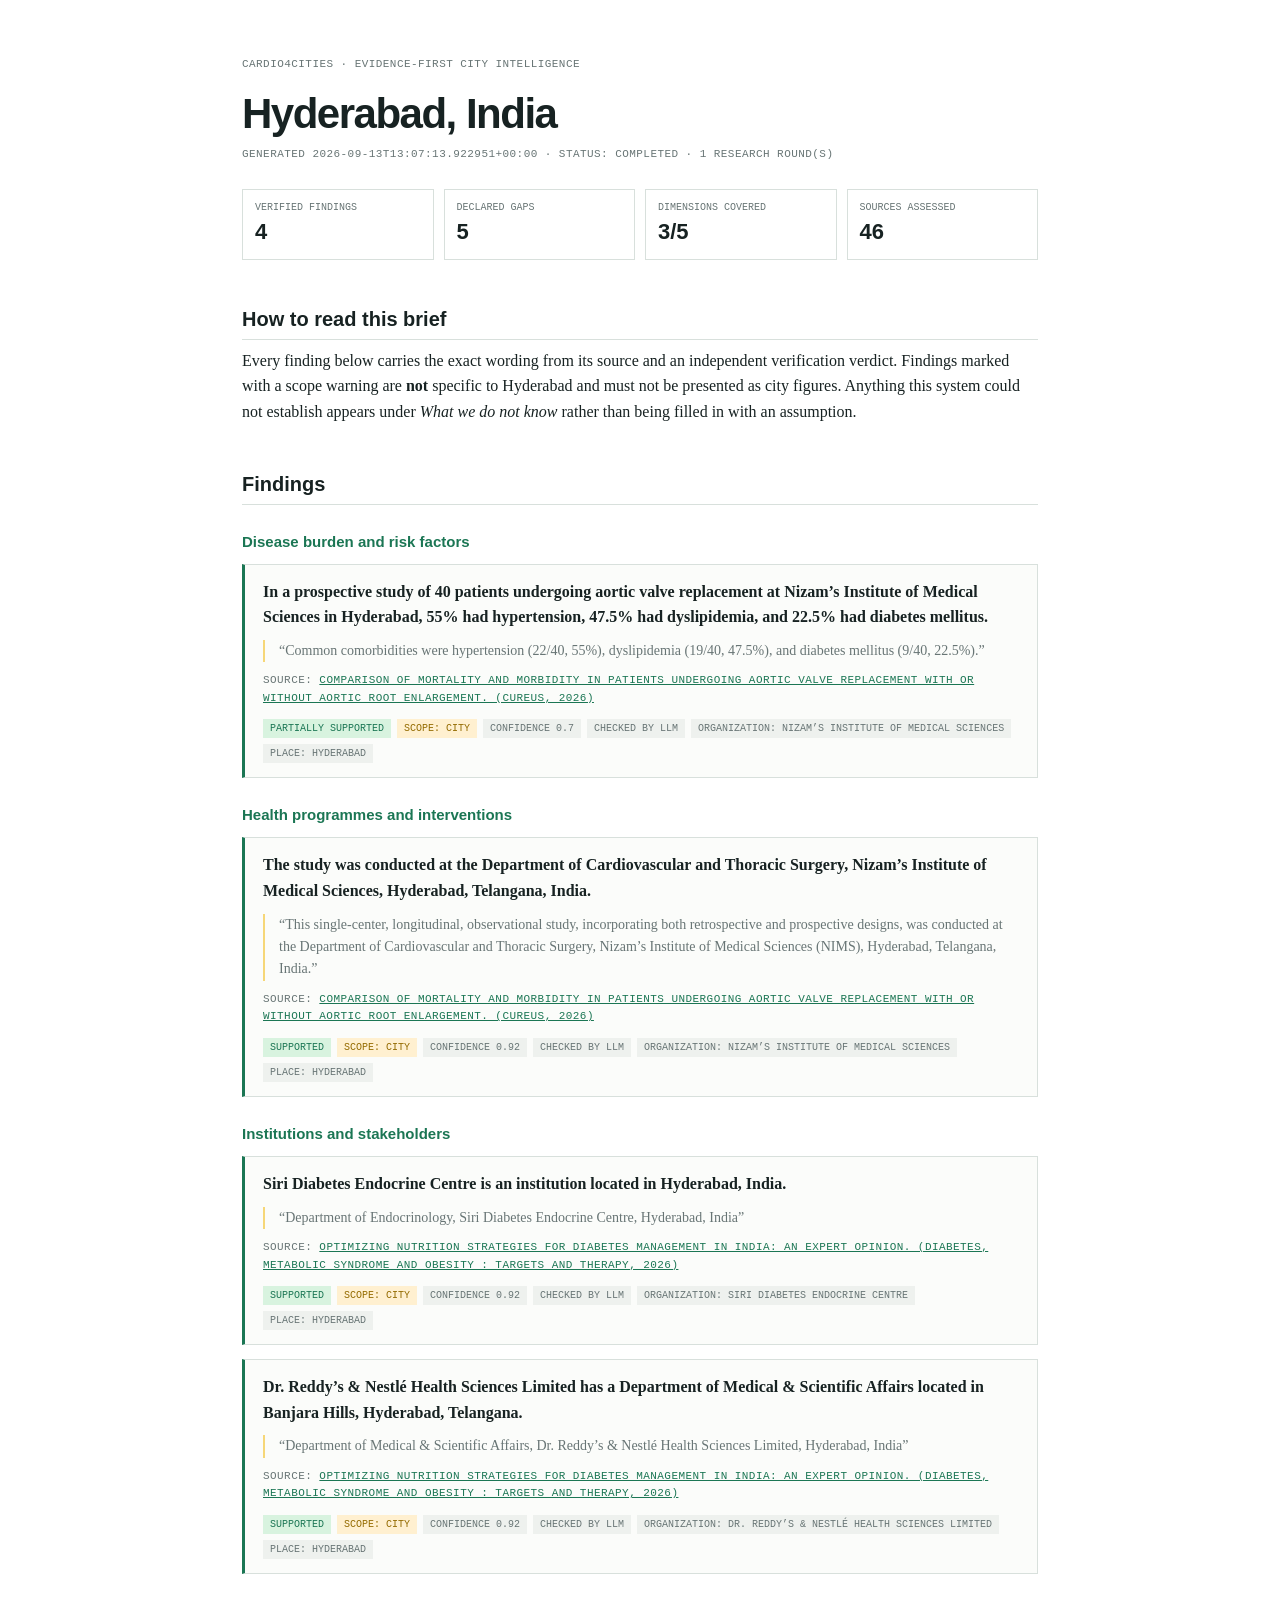
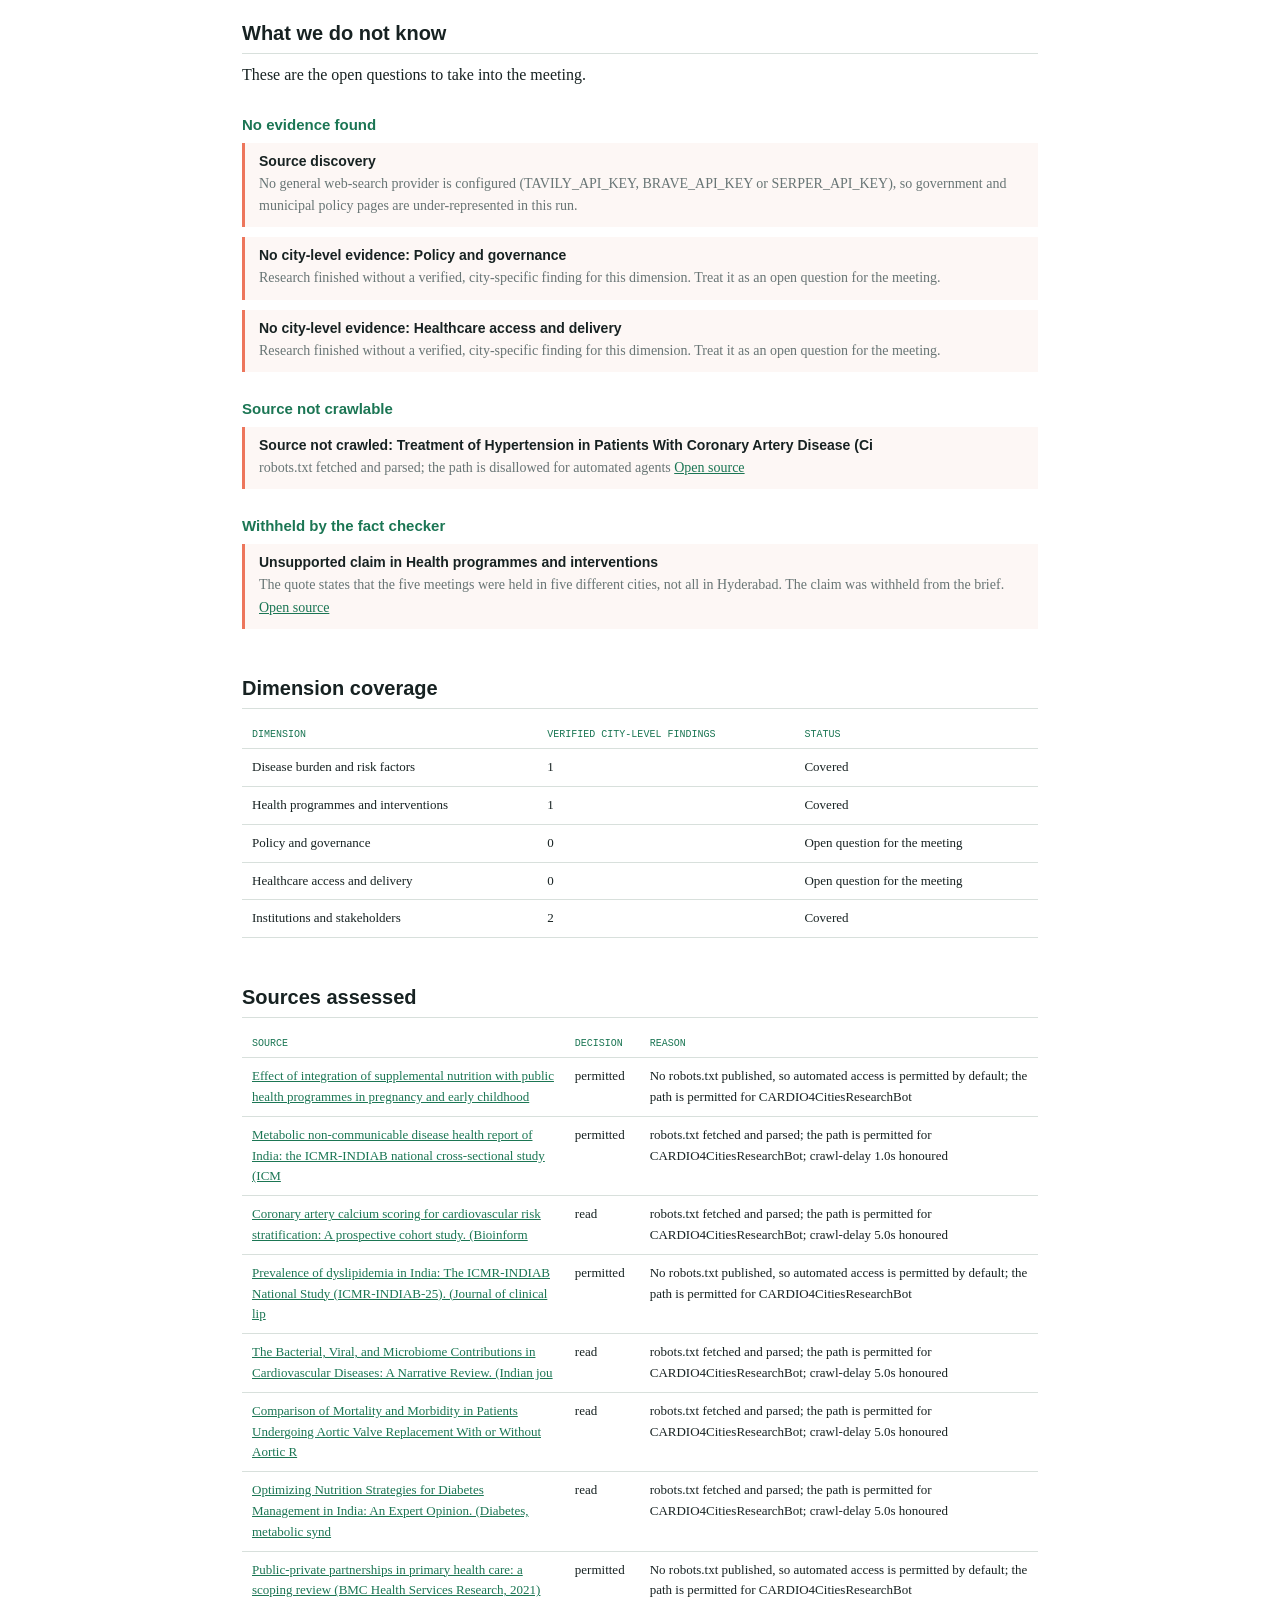
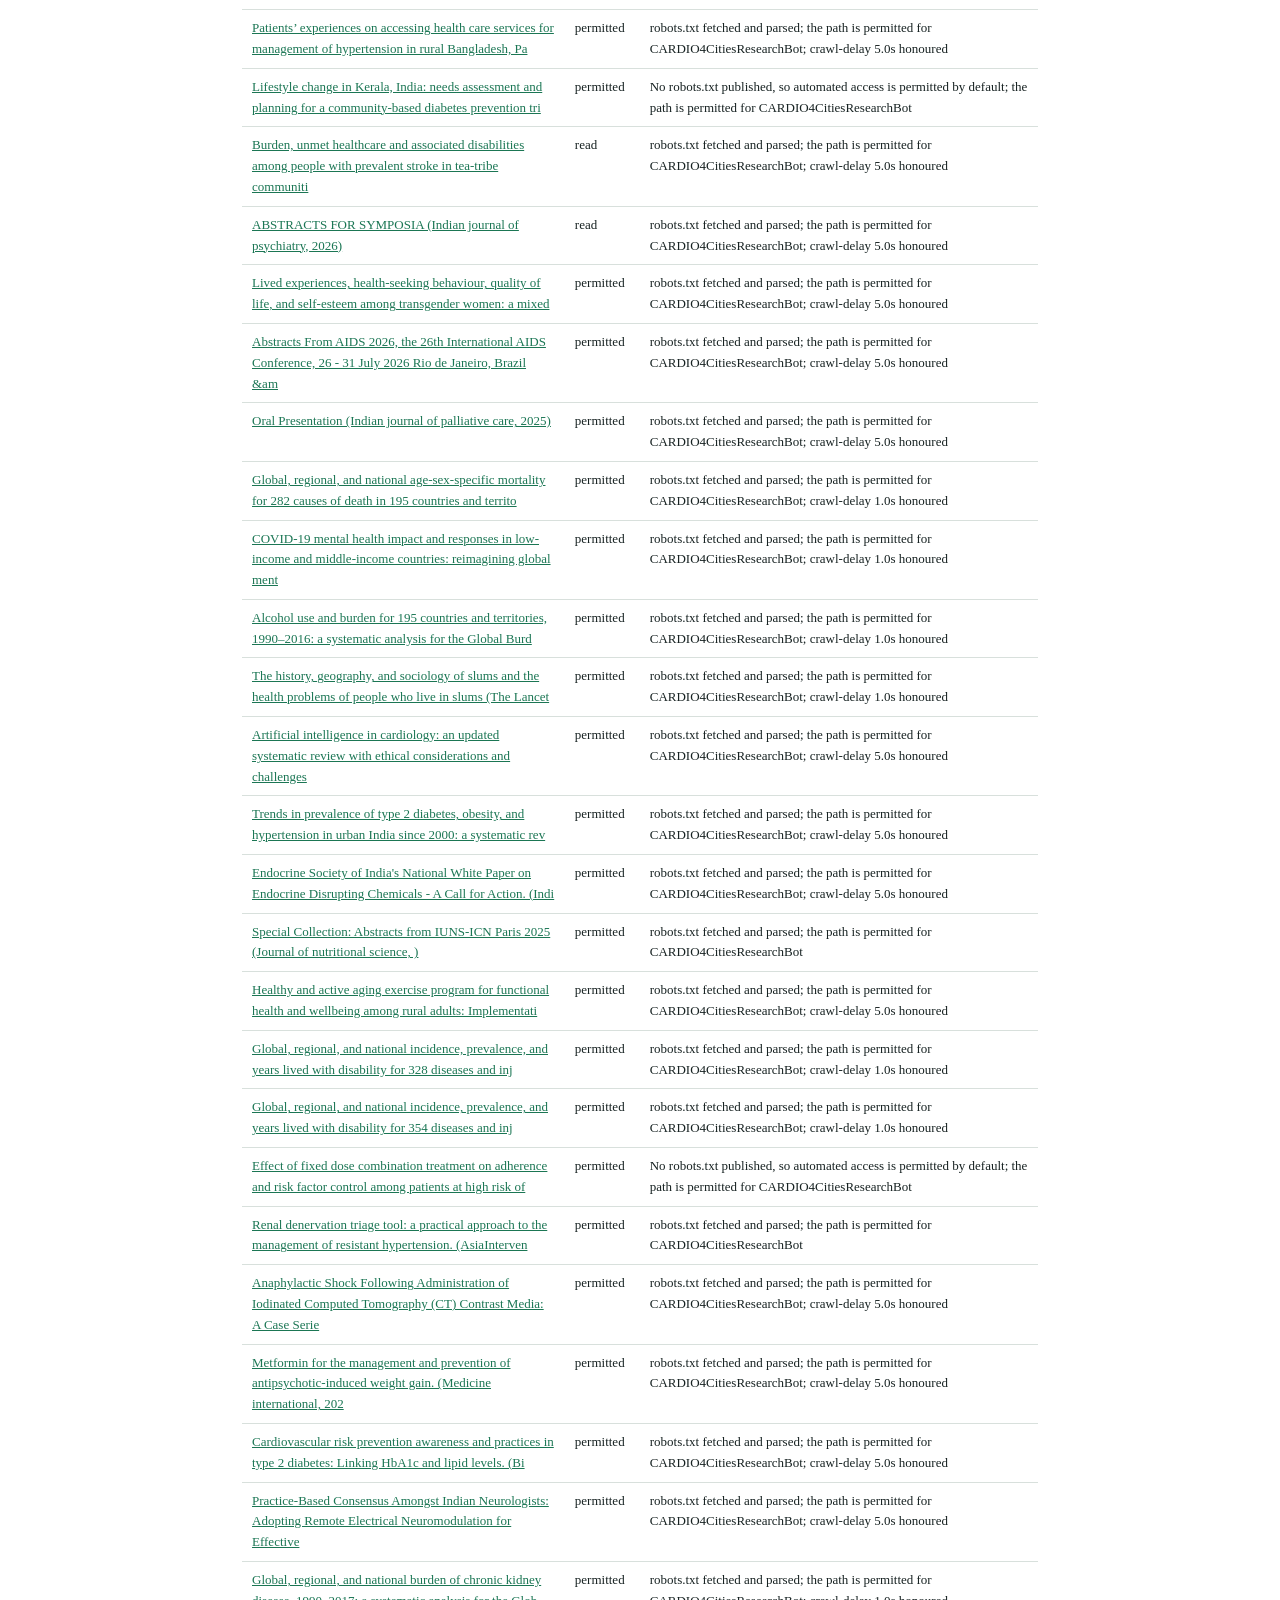
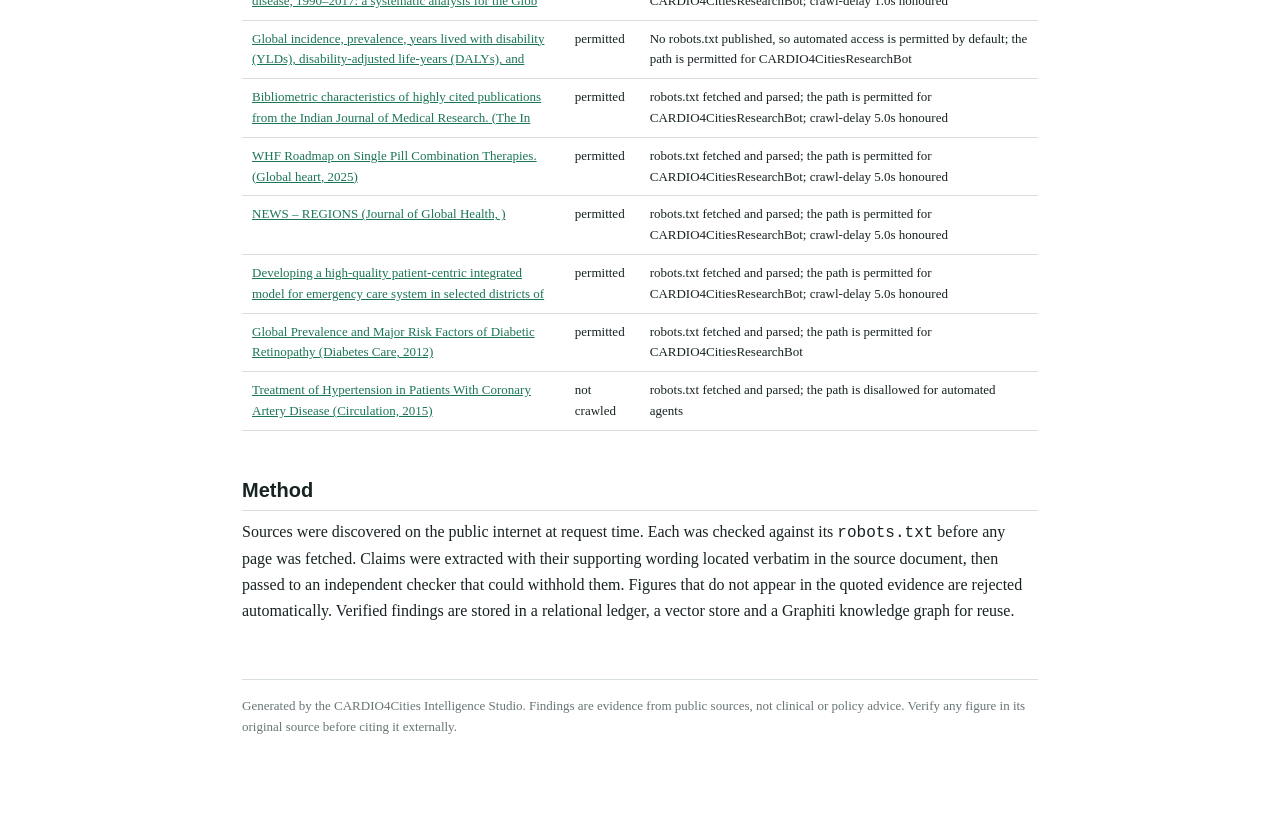
<file: docs/examples/hyderabad-cardio4cities-brief.html>
<!doctype html>
<html lang="en"><head><meta charset="utf-8" />
<title>Hyderabad — CARDIO4Cities city brief</title>
<style>
:root{--ink:#172222;--muted:#687575;--line:#d8e0dc;--paper:#f5f7f2;--mint:#d8f3df;--green:#1b7654;--coral:#ed765c;--amber:#946b00}
*{box-sizing:border-box}
body{margin:0;background:#fff;color:var(--ink);font:16px/1.6 Georgia,serif}
.sheet{max-width:860px;margin:0 auto;padding:56px 32px 80px}
.meta{color:var(--muted);font:11px/1.6 'Courier New',monospace;text-transform:uppercase;letter-spacing:.04em}
h1{font:800 42px/1.05 Helvetica,Arial,sans-serif;letter-spacing:-1.5px;margin:18px 0 10px}
h2{font:700 20px Helvetica,Arial,sans-serif;border-bottom:1px solid var(--line);padding-bottom:8px;margin:48px 0 8px}
h3{font:700 15px Helvetica,Arial,sans-serif;margin:28px 0 6px;color:var(--green)}
p{margin:0 0 12px}
.summary{display:grid;grid-template-columns:repeat(4,1fr);gap:10px;margin:26px 0 8px}
.summary div{border:1px solid var(--line);padding:12px}
.summary span{display:block;color:var(--muted);font:10px 'Courier New',monospace;text-transform:uppercase;margin-bottom:6px}
.summary strong{font:700 22px Helvetica,Arial,sans-serif}
.finding{border:1px solid var(--line);border-left:3px solid var(--green);padding:14px 18px;margin:14px 0;background:#fbfcfa;page-break-inside:avoid}
.finding.flagged{border-left-color:var(--coral)}
.claim{font-weight:700;margin-bottom:8px}
blockquote{border-left:2px solid #f6d778;margin:10px 0;padding-left:14px;color:var(--muted);font-size:14px}
.tags{display:flex;flex-wrap:wrap;gap:6px;margin-top:10px}
.tag{font:10px 'Courier New',monospace;text-transform:uppercase;padding:4px 7px;background:var(--mint);color:var(--green)}
.tag.scope{background:#fff0d0;color:var(--amber)}
.tag.src{background:#eef1ee;color:var(--muted)}
.warn{border:1px solid #eedb9b;background:#fffbef;padding:10px 14px;margin:10px 0;color:var(--amber);font-size:14px}
ul{margin:0 0 12px;padding-left:20px}
li{margin-bottom:8px}
.gap{border-left:3px solid var(--coral);padding:10px 14px;margin:10px 0;background:#fdf7f5;page-break-inside:avoid}
.gap b{display:block;font:700 14px Helvetica,Arial,sans-serif}
.gap p{color:var(--muted);font-size:14px;margin:4px 0 0}
a{color:var(--green);word-break:break-word}
table{width:100%;border-collapse:collapse;font-size:13px;margin:12px 0}
th,td{text-align:left;padding:8px 10px;border-bottom:1px solid var(--line);vertical-align:top}
th{font:10px 'Courier New',monospace;text-transform:uppercase;color:var(--green)}
footer{margin-top:56px;padding-top:16px;border-top:1px solid var(--line);color:var(--muted);font-size:13px}
@media print{.sheet{padding:0}body{font-size:11pt}}
</style></head>
<body><main class="sheet">
<p class="meta">CARDIO4Cities &middot; evidence-first city intelligence</p>
<h1>Hyderabad, India</h1>
<p class="meta">Generated 2026-09-13T13:07:13.922951+00:00 &middot; status: completed &middot; 1 research round(s)</p>

<div class="summary">
  <div><span>Verified findings</span><strong>4</strong></div>
  <div><span>Declared gaps</span><strong>5</strong></div>
  <div><span>Dimensions covered</span><strong>3/5</strong></div>
  <div><span>Sources assessed</span><strong>46</strong></div>
</div>

<h2>How to read this brief</h2>
<p>Every finding below carries the exact wording from its source and an independent verification verdict.
Findings marked with a scope warning are <strong>not</strong> specific to Hyderabad and must not be
presented as city figures. Anything this system could not establish appears under <em>What we do not know</em>
rather than being filled in with an assumption.</p>

<h2>Findings</h2>
<h3>Disease burden and risk factors</h3>
    <div class="finding">
      <p class="claim">In a prospective study of 40 patients undergoing aortic valve replacement at Nizam’s Institute of Medical Sciences in Hyderabad, 55% had hypertension, 47.5% had dyslipidemia, and 22.5% had diabetes mellitus.</p>
      
      <blockquote>&ldquo;Common comorbidities were hypertension (22/40, 55%), dyslipidemia (19/40, 47.5%), and diabetes mellitus (9/40, 22.5%).&rdquo;</blockquote>
      <p class="meta">Source: <a href="https://europepmc.org/article/PMC/PMC13536843">Comparison of Mortality and Morbidity in Patients Undergoing Aortic Valve Replacement With or Without Aortic Root Enlargement. (Cureus, 2026)</a></p>
      <div class="tags">
        <span class="tag">partially supported</span>
        <span class="tag scope">scope: city</span>
        <span class="tag src">confidence 0.7</span>
        <span class="tag src">checked by llm</span>
        <span class="tag src">Organization: Nizam’s Institute of Medical Sciences</span><span class="tag src">Place: Hyderabad</span>
      </div>
    </div><h3>Health programmes and interventions</h3>
    <div class="finding">
      <p class="claim">The study was conducted at the Department of Cardiovascular and Thoracic Surgery, Nizam’s Institute of Medical Sciences, Hyderabad, Telangana, India.</p>
      
      <blockquote>&ldquo;This single-center, longitudinal, observational study, incorporating both retrospective and prospective designs, was conducted at the Department of Cardiovascular and Thoracic Surgery, Nizam’s Institute of Medical Sciences (NIMS), Hyderabad, Telangana, India.&rdquo;</blockquote>
      <p class="meta">Source: <a href="https://europepmc.org/article/PMC/PMC13536843">Comparison of Mortality and Morbidity in Patients Undergoing Aortic Valve Replacement With or Without Aortic Root Enlargement. (Cureus, 2026)</a></p>
      <div class="tags">
        <span class="tag">supported</span>
        <span class="tag scope">scope: city</span>
        <span class="tag src">confidence 0.92</span>
        <span class="tag src">checked by llm</span>
        <span class="tag src">Organization: Nizam’s Institute of Medical Sciences</span><span class="tag src">Place: Hyderabad</span>
      </div>
    </div><h3>Institutions and stakeholders</h3>
    <div class="finding">
      <p class="claim">Siri Diabetes Endocrine Centre is an institution located in Hyderabad, India.</p>
      
      <blockquote>&ldquo;Department of Endocrinology, Siri Diabetes Endocrine Centre, Hyderabad, India&rdquo;</blockquote>
      <p class="meta">Source: <a href="https://europepmc.org/article/PMC/PMC13499602">Optimizing Nutrition Strategies for Diabetes Management in India: An Expert Opinion. (Diabetes, metabolic syndrome and obesity : targets and therapy, 2026)</a></p>
      <div class="tags">
        <span class="tag">supported</span>
        <span class="tag scope">scope: city</span>
        <span class="tag src">confidence 0.92</span>
        <span class="tag src">checked by llm</span>
        <span class="tag src">Organization: Siri Diabetes Endocrine Centre</span><span class="tag src">Place: Hyderabad</span>
      </div>
    </div>
    <div class="finding">
      <p class="claim">Dr. Reddy’s &amp; Nestlé Health Sciences Limited has a Department of Medical &amp; Scientific Affairs located in Banjara Hills, Hyderabad, Telangana.</p>
      
      <blockquote>&ldquo;Department of Medical &amp; Scientific Affairs, Dr. Reddy’s &amp; Nestlé Health Sciences Limited, Hyderabad, India&rdquo;</blockquote>
      <p class="meta">Source: <a href="https://europepmc.org/article/PMC/PMC13499602">Optimizing Nutrition Strategies for Diabetes Management in India: An Expert Opinion. (Diabetes, metabolic syndrome and obesity : targets and therapy, 2026)</a></p>
      <div class="tags">
        <span class="tag">supported</span>
        <span class="tag scope">scope: city</span>
        <span class="tag src">confidence 0.92</span>
        <span class="tag src">checked by llm</span>
        <span class="tag src">Organization: Dr. Reddy’s &amp; Nestlé Health Sciences Limited</span><span class="tag src">Place: Hyderabad</span>
      </div>
    </div>

<h2>What we do not know</h2>
<p>These are the open questions to take into the meeting.</p>
<h3>No evidence found</h3><div class="gap"><b>Source discovery</b><p>No general web-search provider is configured (TAVILY_API_KEY, BRAVE_API_KEY or SERPER_API_KEY), so government and municipal policy pages are under-represented in this run.</p></div><div class="gap"><b>No city-level evidence: Policy and governance</b><p>Research finished without a verified, city-specific finding for this dimension. Treat it as an open question for the meeting.</p></div><div class="gap"><b>No city-level evidence: Healthcare access and delivery</b><p>Research finished without a verified, city-specific finding for this dimension. Treat it as an open question for the meeting.</p></div><h3>Source not crawlable</h3><div class="gap"><b>Source not crawled: Treatment of Hypertension in Patients With Coronary Artery Disease (Ci</b><p>robots.txt fetched and parsed; the path is disallowed for automated agents <a href="https://www.ahajournals.org/history/affcca26-65d8-4f2a-a885-db621b156a60/cir.0000000000000207v1..pdf">Open source</a></p></div><h3>Withheld by the fact checker</h3><div class="gap"><b>Unsupported claim in Health programmes and interventions</b><p>The quote states that the five meetings were held in five different cities, not all in Hyderabad. The claim was withheld from the brief. <a href="https://europepmc.org/article/PMC/PMC13499602">Open source</a></p></div>

<h2>Dimension coverage</h2>
<table><thead><tr><th>Dimension</th><th>Verified city-level findings</th><th>Status</th></tr></thead><tbody><tr><td>Disease burden and risk factors</td><td>1</td><td>Covered</td></tr><tr><td>Health programmes and interventions</td><td>1</td><td>Covered</td></tr><tr><td>Policy and governance</td><td>0</td><td>Open question for the meeting</td></tr><tr><td>Healthcare access and delivery</td><td>0</td><td>Open question for the meeting</td></tr><tr><td>Institutions and stakeholders</td><td>2</td><td>Covered</td></tr></tbody></table>

<h2>Sources assessed</h2>
<table><thead><tr><th>Source</th><th>Decision</th><th>Reason</th></tr></thead><tbody><tr><td><a href="https://www.bmj.com/content/bmj/337/bmj.a605.full.pdf">Effect of integration of supplemental nutrition with public health programmes in pregnancy and early childhood</a></td><td>permitted</td><td>No robots.txt published, so automated access is permitted by default; the path is permitted for CARDIO4CitiesResearchBot</td></tr><tr><td><a href="http://www.thelancet.com/article/S2213858723001195/pdf">Metabolic non-communicable disease health report of India: the ICMR-INDIAB national cross-sectional study (ICM</a></td><td>permitted</td><td>robots.txt fetched and parsed; the path is permitted for CARDIO4CitiesResearchBot; crawl-delay 1.0s honoured</td></tr><tr><td><a href="https://europepmc.org/article/PMC/PMC13252254">Coronary artery calcium scoring for cardiovascular risk stratification: A prospective cohort study. (Bioinform</a></td><td>read</td><td>robots.txt fetched and parsed; the path is permitted for CARDIO4CitiesResearchBot; crawl-delay 5.0s honoured</td></tr><tr><td><a href="https://doi.org/10.1016/j.jacl.2026.07.011">Prevalence of dyslipidemia in India: The ICMR-INDIAB National Study (ICMR-INDIAB-25). (Journal of clinical lip</a></td><td>permitted</td><td>No robots.txt published, so automated access is permitted by default; the path is permitted for CARDIO4CitiesResearchBot</td></tr><tr><td><a href="https://europepmc.org/article/PMC/PMC13502973">The Bacterial, Viral, and Microbiome Contributions in Cardiovascular Diseases: A Narrative Review. (Indian jou</a></td><td>read</td><td>robots.txt fetched and parsed; the path is permitted for CARDIO4CitiesResearchBot; crawl-delay 5.0s honoured</td></tr><tr><td><a href="https://europepmc.org/article/PMC/PMC13536843">Comparison of Mortality and Morbidity in Patients Undergoing Aortic Valve Replacement With or Without Aortic R</a></td><td>read</td><td>robots.txt fetched and parsed; the path is permitted for CARDIO4CitiesResearchBot; crawl-delay 5.0s honoured</td></tr><tr><td><a href="https://europepmc.org/article/PMC/PMC13499602">Optimizing Nutrition Strategies for Diabetes Management in India: An Expert Opinion. (Diabetes, metabolic synd</a></td><td>read</td><td>robots.txt fetched and parsed; the path is permitted for CARDIO4CitiesResearchBot; crawl-delay 5.0s honoured</td></tr><tr><td><a href="https://bmchealthservres.biomedcentral.com/track/pdf/10.1186/s12913-020-05979-9">Public-private partnerships in primary health care: a scoping review (BMC Health Services Research, 2021)</a></td><td>permitted</td><td>No robots.txt published, so automated access is permitted by default; the path is permitted for CARDIO4CitiesResearchBot</td></tr><tr><td><a href="https://journals.plos.org/plosone/article/file?id=10.1371/journal.pone.0211100&amp;type=printable">Patients’ experiences on accessing health care services for management of hypertension in rural Bangladesh, Pa</a></td><td>permitted</td><td>robots.txt fetched and parsed; the path is permitted for CARDIO4CitiesResearchBot; crawl-delay 5.0s honoured</td></tr><tr><td><a href="https://bmcpublichealth.biomedcentral.com/counter/pdf/10.1186/1471-2458-13-95">Lifestyle change in Kerala, India: needs assessment and planning for a community-based diabetes prevention tri</a></td><td>permitted</td><td>No robots.txt published, so automated access is permitted by default; the path is permitted for CARDIO4CitiesResearchBot</td></tr><tr><td><a href="https://europepmc.org/article/PMC/PMC13504897">Burden, unmet healthcare and associated disabilities among people with prevalent stroke in tea-tribe communiti</a></td><td>read</td><td>robots.txt fetched and parsed; the path is permitted for CARDIO4CitiesResearchBot; crawl-delay 5.0s honoured</td></tr><tr><td><a href="https://europepmc.org/article/PMC/PMC12945368">ABSTRACTS FOR SYMPOSIA (Indian journal of psychiatry, 2026)</a></td><td>read</td><td>robots.txt fetched and parsed; the path is permitted for CARDIO4CitiesResearchBot; crawl-delay 5.0s honoured</td></tr><tr><td><a href="https://europepmc.org/article/PMC/PMC12595870">Lived experiences, health-seeking behaviour, quality of life, and self-esteem among transgender women: a mixed</a></td><td>permitted</td><td>robots.txt fetched and parsed; the path is permitted for CARDIO4CitiesResearchBot; crawl-delay 5.0s honoured</td></tr><tr><td><a href="https://europepmc.org/article/PMC/PMC13404270">Abstracts From AIDS 2026, the 26th International AIDS Conference, 26 - 31 July 2026 Rio de Janeiro, Brazil &amp;am</a></td><td>permitted</td><td>robots.txt fetched and parsed; the path is permitted for CARDIO4CitiesResearchBot; crawl-delay 5.0s honoured</td></tr><tr><td><a href="https://europepmc.org/article/PMC/PMC12362032">Oral Presentation (Indian journal of palliative care, 2025)</a></td><td>permitted</td><td>robots.txt fetched and parsed; the path is permitted for CARDIO4CitiesResearchBot; crawl-delay 5.0s honoured</td></tr><tr><td><a href="http://www.thelancet.com/article/S0140673618322037/pdf">Global, regional, and national age-sex-specific mortality for 282 causes of death in 195 countries and territo</a></td><td>permitted</td><td>robots.txt fetched and parsed; the path is permitted for CARDIO4CitiesResearchBot; crawl-delay 1.0s honoured</td></tr><tr><td><a href="http://www.thelancet.com/article/S2215036621000250/pdf">COVID-19 mental health impact and responses in low-income and middle-income countries: reimagining global ment</a></td><td>permitted</td><td>robots.txt fetched and parsed; the path is permitted for CARDIO4CitiesResearchBot; crawl-delay 1.0s honoured</td></tr><tr><td><a href="http://www.thelancet.com/article/S0140673618313102/pdf">Alcohol use and burden for 195 countries and territories, 1990–2016: a systematic analysis for the Global Burd</a></td><td>permitted</td><td>robots.txt fetched and parsed; the path is permitted for CARDIO4CitiesResearchBot; crawl-delay 1.0s honoured</td></tr><tr><td><a href="http://www.thelancet.com/article/S0140673616316506/pdf">The history, geography, and sociology of slums and the health problems of people who live in slums (The Lancet</a></td><td>permitted</td><td>robots.txt fetched and parsed; the path is permitted for CARDIO4CitiesResearchBot; crawl-delay 1.0s honoured</td></tr><tr><td><a href="https://europepmc.org/article/PMC/PMC12889380">Artificial intelligence in cardiology: an updated systematic review with ethical considerations and challenges</a></td><td>permitted</td><td>robots.txt fetched and parsed; the path is permitted for CARDIO4CitiesResearchBot; crawl-delay 5.0s honoured</td></tr><tr><td><a href="https://europepmc.org/article/PMC/PMC13455360">Trends in prevalence of type 2 diabetes, obesity, and hypertension in urban India since 2000: a systematic rev</a></td><td>permitted</td><td>robots.txt fetched and parsed; the path is permitted for CARDIO4CitiesResearchBot; crawl-delay 5.0s honoured</td></tr><tr><td><a href="https://europepmc.org/article/PMC/PMC13035303">Endocrine Society of India&#x27;s National White Paper on Endocrine Disrupting Chemicals - A Call for Action. (Indi</a></td><td>permitted</td><td>robots.txt fetched and parsed; the path is permitted for CARDIO4CitiesResearchBot; crawl-delay 5.0s honoured</td></tr><tr><td><a href="https://europepmc.org/article/PMC/PMC13439031">Special Collection: Abstracts from IUNS-ICN Paris 2025 (Journal of nutritional science, )</a></td><td>permitted</td><td>robots.txt fetched and parsed; the path is permitted for CARDIO4CitiesResearchBot</td></tr><tr><td><a href="https://europepmc.org/article/PMC/PMC12017417">Healthy and active aging exercise program for functional health and wellbeing among rural adults: Implementati</a></td><td>permitted</td><td>robots.txt fetched and parsed; the path is permitted for CARDIO4CitiesResearchBot; crawl-delay 5.0s honoured</td></tr><tr><td><a href="http://www.thelancet.com/article/S0140673617321542/pdf">Global, regional, and national incidence, prevalence, and years lived with disability for 328 diseases and inj</a></td><td>permitted</td><td>robots.txt fetched and parsed; the path is permitted for CARDIO4CitiesResearchBot; crawl-delay 1.0s honoured</td></tr><tr><td><a href="http://www.thelancet.com/article/S0140673618322797/pdf">Global, regional, and national incidence, prevalence, and years lived with disability for 354 diseases and inj</a></td><td>permitted</td><td>robots.txt fetched and parsed; the path is permitted for CARDIO4CitiesResearchBot; crawl-delay 1.0s honoured</td></tr><tr><td><a href="https://www.bmj.com/content/bmj/348/bmj.g3318.full.pdf">Effect of fixed dose combination treatment on adherence and risk factor control among patients at high risk of</a></td><td>permitted</td><td>No robots.txt published, so automated access is permitted by default; the path is permitted for CARDIO4CitiesResearchBot</td></tr><tr><td><a href="https://europepmc.org/article/PMC/PMC13397416">Renal denervation triage tool: a practical approach to the management of resistant hypertension. (AsiaInterven</a></td><td>permitted</td><td>robots.txt fetched and parsed; the path is permitted for CARDIO4CitiesResearchBot</td></tr><tr><td><a href="https://europepmc.org/article/PMC/PMC13499434">Anaphylactic Shock Following Administration of Iodinated Computed Tomography (CT) Contrast Media: A Case Serie</a></td><td>permitted</td><td>robots.txt fetched and parsed; the path is permitted for CARDIO4CitiesResearchBot; crawl-delay 5.0s honoured</td></tr><tr><td><a href="https://europepmc.org/article/PMC/PMC13077268">Metformin for the management and prevention of antipsychotic-induced weight gain. (Medicine international, 202</a></td><td>permitted</td><td>robots.txt fetched and parsed; the path is permitted for CARDIO4CitiesResearchBot; crawl-delay 5.0s honoured</td></tr><tr><td><a href="https://europepmc.org/article/PMC/PMC13252229">Cardiovascular risk prevention awareness and practices in type 2 diabetes: Linking HbA1c and lipid levels. (Bi</a></td><td>permitted</td><td>robots.txt fetched and parsed; the path is permitted for CARDIO4CitiesResearchBot; crawl-delay 5.0s honoured</td></tr><tr><td><a href="https://europepmc.org/article/PMC/PMC13065551">Practice-Based Consensus Amongst Indian Neurologists: Adopting Remote Electrical Neuromodulation for Effective</a></td><td>permitted</td><td>robots.txt fetched and parsed; the path is permitted for CARDIO4CitiesResearchBot; crawl-delay 5.0s honoured</td></tr><tr><td><a href="https://www.thelancet.com/pdfs/journals/lancet/PIIS0140-6736(20)30045-3.pdf">Global, regional, and national burden of chronic kidney disease, 1990–2017: a systematic analysis for the Glob</a></td><td>permitted</td><td>robots.txt fetched and parsed; the path is permitted for CARDIO4CitiesResearchBot; crawl-delay 1.0s honoured</td></tr><tr><td><a href="https://doi.org/10.1016/s0140-6736(24)00757-8">Global incidence, prevalence, years lived with disability (YLDs), disability-adjusted life-years (DALYs), and </a></td><td>permitted</td><td>No robots.txt published, so automated access is permitted by default; the path is permitted for CARDIO4CitiesResearchBot</td></tr><tr><td><a href="https://europepmc.org/article/PMC/PMC13289617">Bibliometric characteristics of highly cited publications from the Indian Journal of Medical Research. (The In</a></td><td>permitted</td><td>robots.txt fetched and parsed; the path is permitted for CARDIO4CitiesResearchBot; crawl-delay 5.0s honoured</td></tr><tr><td><a href="https://europepmc.org/article/PMC/PMC12396195">WHF Roadmap on Single Pill Combination Therapies. (Global heart, 2025)</a></td><td>permitted</td><td>robots.txt fetched and parsed; the path is permitted for CARDIO4CitiesResearchBot; crawl-delay 5.0s honoured</td></tr><tr><td><a href="https://europepmc.org/article/PMC/PMC6013178">NEWS – REGIONS (Journal of Global Health, )</a></td><td>permitted</td><td>robots.txt fetched and parsed; the path is permitted for CARDIO4CitiesResearchBot; crawl-delay 5.0s honoured</td></tr><tr><td><a href="https://europepmc.org/article/PMC/PMC12407451">Developing a high-quality patient-centric integrated model for emergency care system in selected districts of </a></td><td>permitted</td><td>robots.txt fetched and parsed; the path is permitted for CARDIO4CitiesResearchBot; crawl-delay 5.0s honoured</td></tr><tr><td><a href="https://care.diabetesjournals.org/content/diacare/35/3/556.full.pdf">Global Prevalence and Major Risk Factors of Diabetic Retinopathy (Diabetes Care, 2012)</a></td><td>permitted</td><td>robots.txt fetched and parsed; the path is permitted for CARDIO4CitiesResearchBot</td></tr><tr><td><a href="https://www.ahajournals.org/history/affcca26-65d8-4f2a-a885-db621b156a60/cir.0000000000000207v1..pdf">Treatment of Hypertension in Patients With Coronary Artery Disease (Circulation, 2015)</a></td><td>not crawled</td><td>robots.txt fetched and parsed; the path is disallowed for automated agents</td></tr></tbody></table>

<h2>Method</h2>
<p>Sources were discovered on the public internet at request time. Each was checked against its
<code>robots.txt</code> before any page was fetched. Claims were extracted with their supporting wording
located verbatim in the source document, then passed to an independent checker that could withhold them.
Figures that do not appear in the quoted evidence are rejected automatically. Verified findings are stored
in a relational ledger, a vector store and a Graphiti knowledge graph for reuse.</p>

<footer>Generated by the CARDIO4Cities Intelligence Studio. Findings are evidence from public sources,
not clinical or policy advice. Verify any figure in its original source before citing it externally.</footer>
</main></body></html>
</file>
